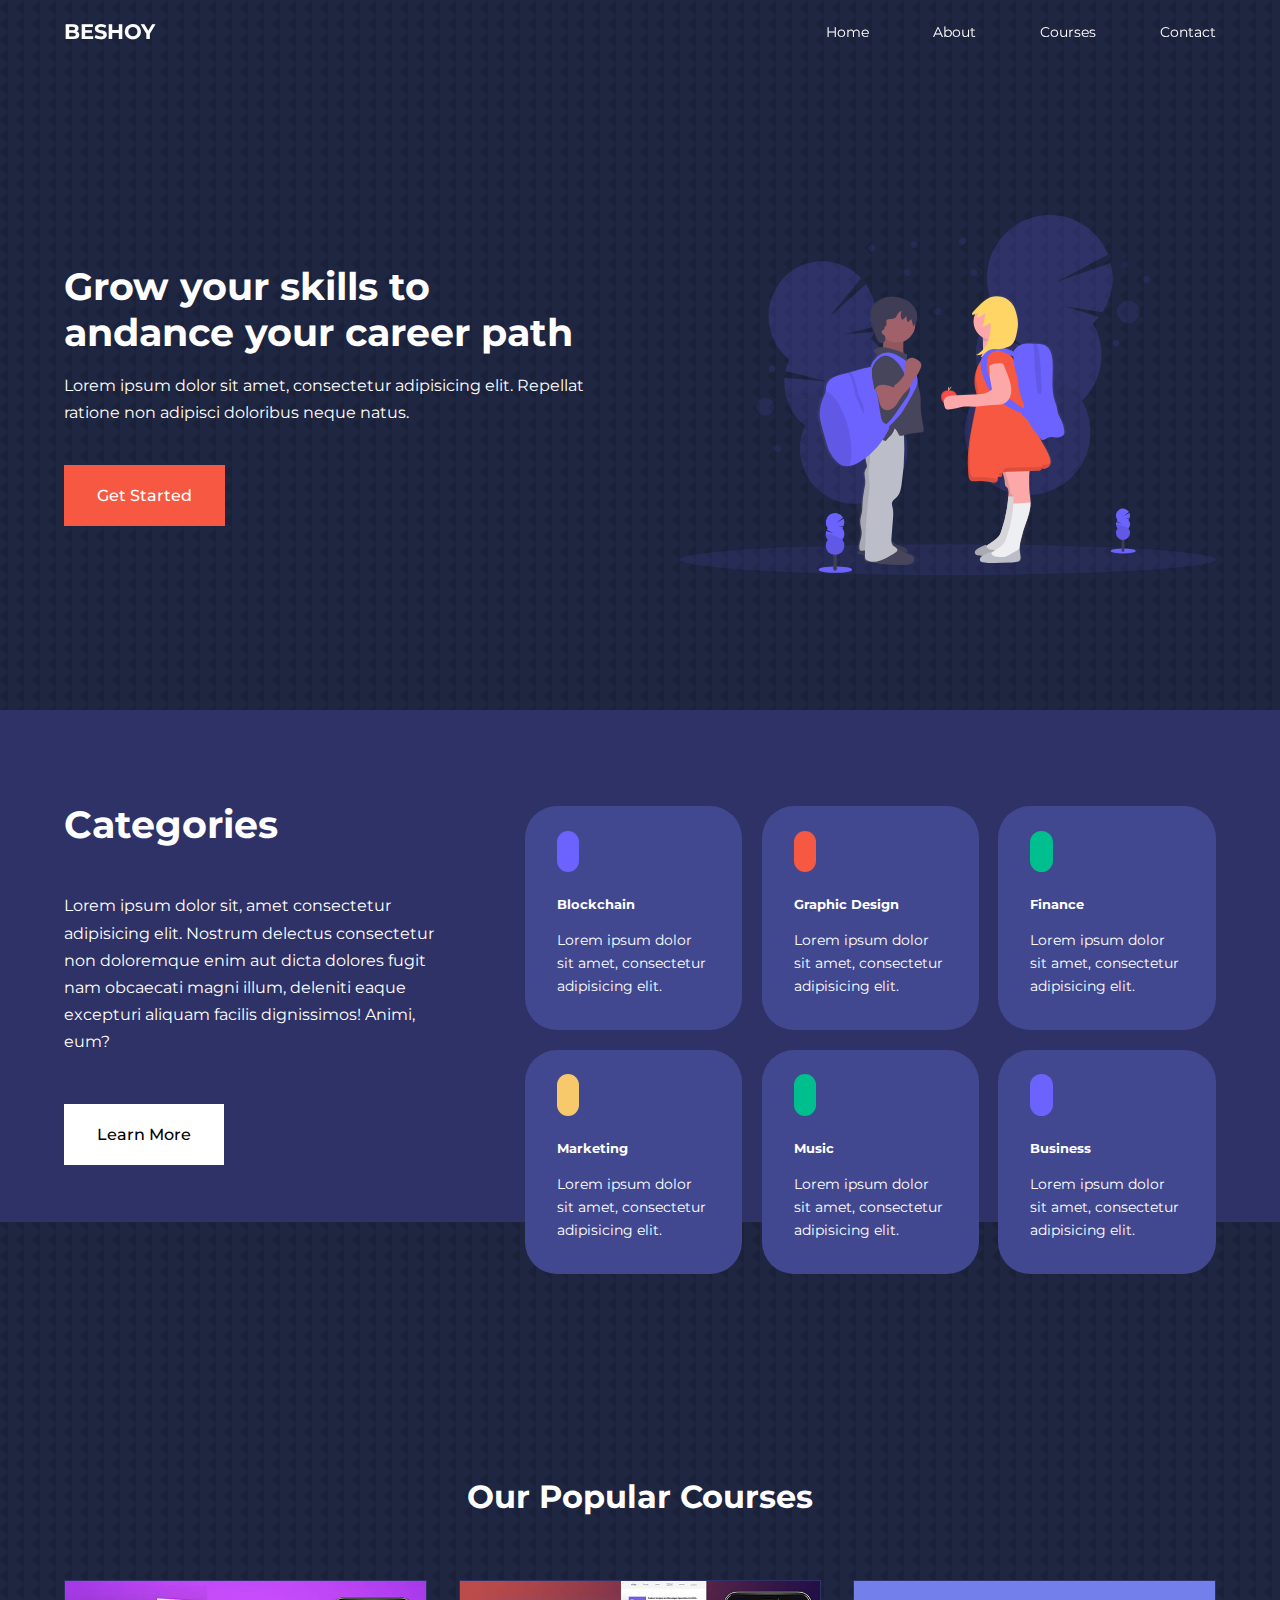
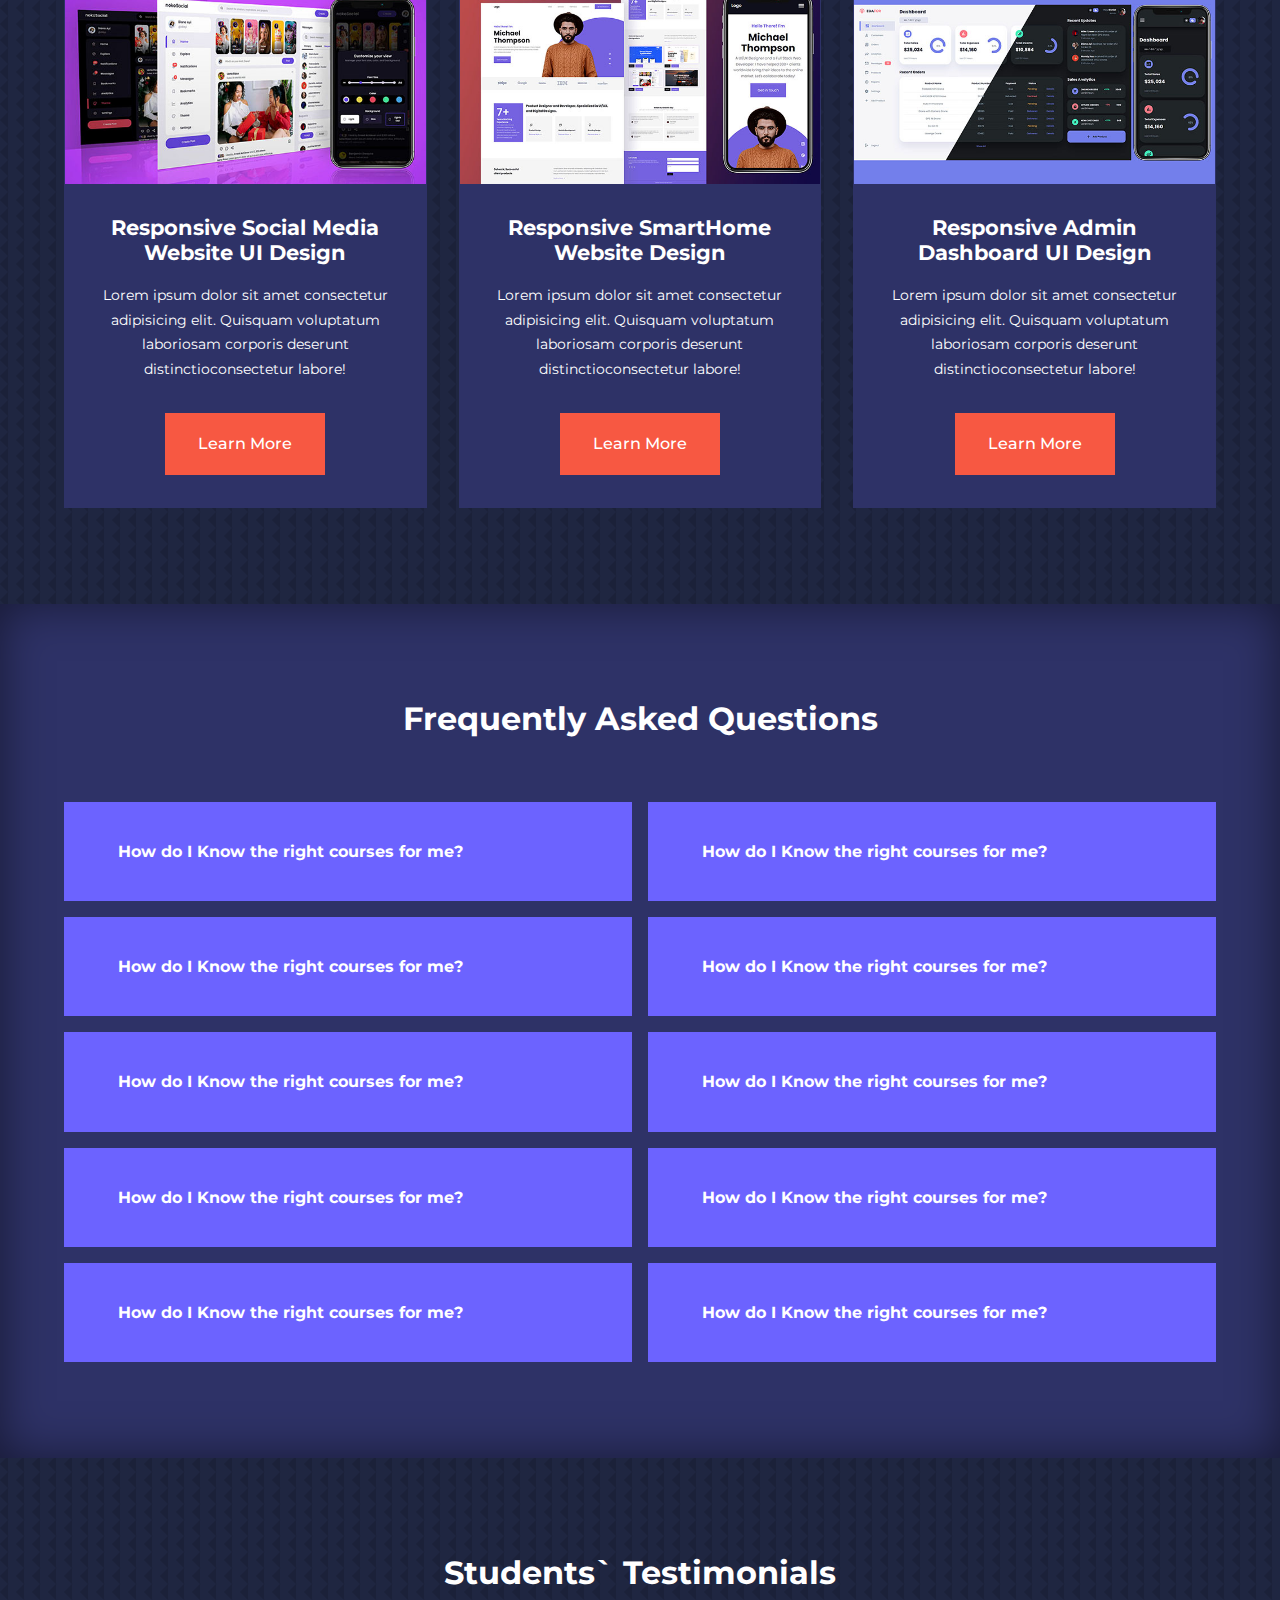
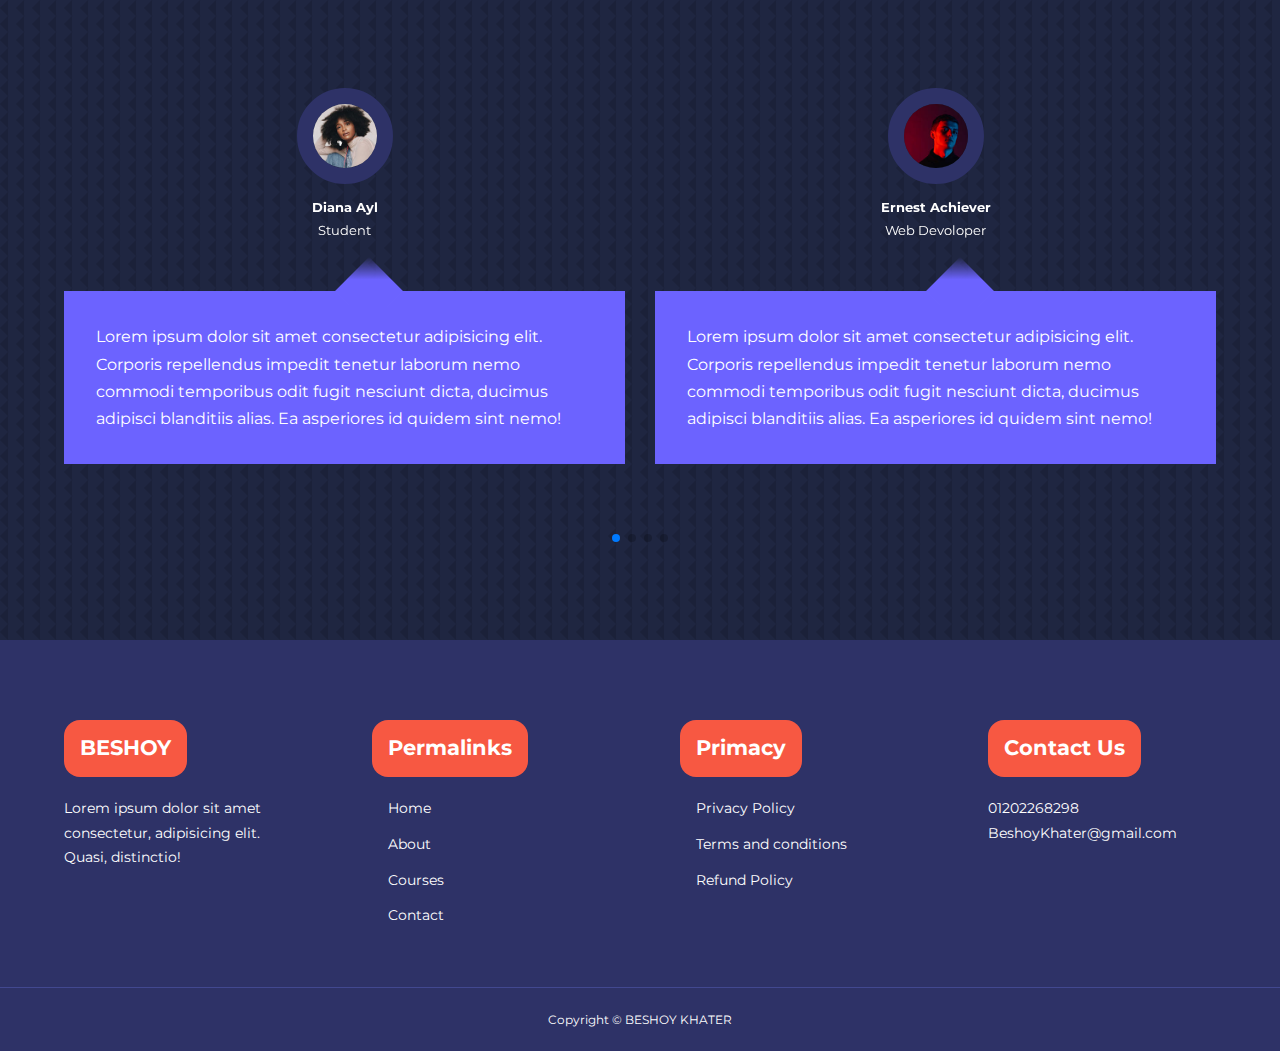
<file: index.html>
<!DOCTYPE html>
<html lang="en">
<head>
    <meta charset="UTF-8">
    <meta http-equiv="X-UA-Compatible" content="IE=edge">
    <meta name="viewport" content="width=device-width, initial-scale=1.0">
    <title>Document</title>
    <link rel="stylesheet" href="./css/style.css">
    <!-- fontawesome cdn -->
    <link rel="stylesheet" href="https://cdnjs.cloudflare.com/ajax/libs/font-awesome/6.2.1/css/all.min.css"integrity="sha512-MV7K8+y+gLIBoVD59lQIYicR65iaqukzvf/nwasF0nqhPay5w/9lJmVM2hMDcnK1OnMGCdVK+iQrJ7lzPJQd1w=="crossorigin="anonymous" referrerpolicy="no-referrer" />
    <!-- font google -->
    <link rel="preconnect" href="https://fonts.googleapis.com">
    <link rel="preconnect" href="https://fonts.gstatic.com" crossorigin>
    <link href="https://fonts.googleapis.com/css2?family=Montserrat:wght@300;400;500;600;700;800;900&display=swap"rel="stylesheet">
    <!-- SWIPER JS -->
    <link rel="stylesheet" href="https://cdn.jsdelivr.net/npm/swiper@8/swiper-bundle.min.css" />

    <style>
        body{
            background-image: url("./images/bg-texture.png");
        }
    </style>
</head>
<body>
    <!-- ========================== Start NavBar ======================= -->
    <span class="up">^</span>
    <nav>
        <div class="container nav__container">
            <a href="index.html"><h4>BESHOY</h4></a>
            <ul class="nav__menu">
                <li><a href="index.html">Home</a></li>
                <li><a href="about.html">About</a></li>
                <li><a href="courses.html">Courses</a></li>
                <li><a href="contact.html">Contact</a></li>
            </ul>
            <button id="open-menu-btn"><i class="fa-solid fa-bars"></i></button>
            <button id="close-menu-btn"><i class="fa-sharp fa-solid fa-xmark"></i></button>
        </div>
    </nav>
    <!-- ========================== End NavBar ======================= -->
    <header>
        <div class="container header__container">
            <div class="header__left">
                <h1>Grow your skills to andance your career path</h1>
                <p>Lorem ipsum dolor sit amet, consectetur adipisicing elit. Repellat ratione non adipisci doloribus neque natus.</p>
                <a href="courses.html" class="btn btn-primary">Get Started</a>
            </div>
            <div class="header__right">
                <div class="header__right-image">
                    <img src="./images/header.svg" alt="">
                </div>
            </div>
        </div>
    </header>
        <!-- ========================== End HEADER ======================= -->
    <section class="categories">
        <div class="container categories__container">
            <div class="categories__left">
                <h1>Categories</h1>
                <p>Lorem ipsum dolor sit, amet consectetur adipisicing elit. Nostrum delectus consectetur non doloremque enim aut dicta dolores fugit nam obcaecati magni illum, deleniti eaque excepturi aliquam facilis dignissimos! Animi, eum?</p>
                <a href="#"class="btn">Learn More</a>
            </div>

            <div class="categories__right">
                <article class="category">
                    <span class="category__icon"><i class="fa-brands fa-bitcoin"></i></span>
                    <h5>Blockchain</h5>
                    <p>Lorem ipsum dolor sit amet, consectetur adipisicing elit.</p>
                </article>

                <article class="category">
                    <span class="category__icon"><i class="fa-solid fa-palette"></i></span>
                    <h5>Graphic Design</h5>
                    <p>Lorem ipsum dolor sit amet, consectetur adipisicing elit.</p>
                </article>

                <article class="category">
                    <span class="category__icon"><i class="fa-solid fa-coins"></i></span>
                    <h5>Finance</h5>
                    <p>Lorem ipsum dolor sit amet, consectetur adipisicing elit.</p>
                </article>

                <article class="category">
                    <span class="category__icon"><i class="fa-solid fa-bullhorn"></i></span>
                    <h5>Marketing</h5>
                    <p>Lorem ipsum dolor sit amet, consectetur adipisicing elit.</p>
                </article>

                <article class="category">
                    <span class="category__icon"><i class="fa-solid fa-music"></i></span>
                    <h5>Music</h5>
                    <p>Lorem ipsum dolor sit amet, consectetur adipisicing elit.</p>
                </article>

                <article class="category">
                    <span class="category__icon"><i class="fa-solid fa-briefcase"></i></span>
                    <h5>Business</h5>
                    <p>Lorem ipsum dolor sit amet, consectetur adipisicing elit.</p>
                </article>
            </div>
        </div>
    </section>
        <!-- ========================== End Categories ======================= -->
    <section class="courses">
        <h2>Our Popular Courses</h2>
        <div class="container courses__container">
            <article class="course">
                <div class="course__image">
                    <img src="./images/course1.jpg" alt="">
                </div>
                <div class="course__info">
                    <h4>Responsive Social Media Website UI Design</h4>
                    <p>Lorem ipsum dolor sit amet consectetur adipisicing elit. Quisquam voluptatum laboriosam corporis deserunt distinctioconsectetur labore!</p>
                    <a href="courses.html" class="btn btn-primary">Learn More</a>
                </div>
            </article>

            <article class="course">
                <div class="course__image">
                    <img src="./images/course2.jpg" alt="">
                </div>
                <div class="course__info">
                    <h4>Responsive SmartHome Website Design</h4>
                    <p>Lorem ipsum dolor sit amet consectetur adipisicing elit. Quisquam voluptatum laboriosam corporis deserunt distinctioconsectetur labore!</p>
                    <a href="courses.html" class="btn btn-primary">Learn More</a>
                </div>
            </article>

            <article class="course">
                <div class="course__image">
                    <img src="./images/course3.jpg" alt="">
                </div>
                <div class="course__info">
                    <h4>Responsive Admin Dashboard UI Design</h4>
                    <p>Lorem ipsum dolor sit amet consectetur adipisicing elit. Quisquam voluptatum laboriosam corporis deserunt distinctioconsectetur labore!</p>
                    <a href="courses.html" class="btn btn-primary">Learn More</a>
                </div>
            </article>
        </div>
    </section>
        <!-- ========================== End Courses ======================= -->
    <section class="faqs">
        <h2>Frequently Asked Questions</h2>
        <div class="container faqs__container">
            <article class="faq">
                <div class="faq__icon"><i class="fa-solid fa-plus"></i></div>
                <div class="question__answer">
                    <h4>How do I Know the right courses for me?</h4>
                    <p>Lorem ipsum dolor sit amet consectetur adipisicing elit. Possimus, fuga. Eos magni repellat porro minus illo aliquid minima eius, cum numquam nemo voluptatem quae, officia cupiditate iusto! Repudiandae, temporibus necessitatibus!</p>
                </div>
            </article>

            <article class="faq">
                <div class="faq__icon"><i class="fa-solid fa-plus"></i></div>
                <div class="question__answer">
                    <h4>How do I Know the right courses for me?</h4>
                    <p>Lorem ipsum dolor sit amet consectetur adipisicing elit. Possimus, fuga. Eos magni repellat porro minus illo aliquid minima eius, cum numquam nemo voluptatem quae, officia cupiditate iusto! Repudiandae, temporibus necessitatibus!</p>
                </div>
            </article>

            <article class="faq">
                <div class="faq__icon"><i class="fa-solid fa-plus"></i></div>
                <div class="question__answer">
                    <h4>How do I Know the right courses for me?</h4>
                    <p>Lorem ipsum dolor sit amet consectetur adipisicing elit. Possimus, fuga. Eos magni repellat porro minus illo aliquid minima eius, cum numquam nemo voluptatem quae, officia cupiditate iusto! Repudiandae, temporibus necessitatibus!</p>
                </div>
            </article>

            <article class="faq">
                <div class="faq__icon"><i class="fa-solid fa-plus"></i></div>
                <div class="question__answer">
                    <h4>How do I Know the right courses for me?</h4>
                    <p>Lorem ipsum dolor sit amet consectetur adipisicing elit. Possimus, fuga. Eos magni repellat porro minus illo aliquid minima eius, cum numquam nemo voluptatem quae, officia cupiditate iusto! Repudiandae, temporibus necessitatibus!</p>
                </div>
            </article>

            <article class="faq">
                <div class="faq__icon"><i class="fa-solid fa-plus"></i></div>
                <div class="question__answer">
                    <h4>How do I Know the right courses for me?</h4>
                    <p>Lorem ipsum dolor sit amet consectetur adipisicing elit. Possimus, fuga. Eos magni repellat porro minus illo aliquid minima eius, cum numquam nemo voluptatem quae, officia cupiditate iusto! Repudiandae, temporibus necessitatibus!</p>
                </div>
            </article>

            <article class="faq">
                <div class="faq__icon"><i class="fa-solid fa-plus"></i></div>
                <div class="question__answer">
                    <h4>How do I Know the right courses for me?</h4>
                    <p>Lorem ipsum dolor sit amet consectetur adipisicing elit. Possimus, fuga. Eos magni repellat porro minus illo aliquid minima eius, cum numquam nemo voluptatem quae, officia cupiditate iusto! Repudiandae, temporibus necessitatibus!</p>
                </div>
            </article>

            <article class="faq">
                <div class="faq__icon"><i class="fa-solid fa-plus"></i></div>
                <div class="question__answer">
                    <h4>How do I Know the right courses for me?</h4>
                    <p>Lorem ipsum dolor sit amet consectetur adipisicing elit. Possimus, fuga. Eos magni repellat porro minus illo aliquid minima eius, cum numquam nemo voluptatem quae, officia cupiditate iusto! Repudiandae, temporibus necessitatibus!</p>
                </div>
            </article>

            <article class="faq">
                <div class="faq__icon"><i class="fa-solid fa-plus"></i></div>
                <div class="question__answer">
                    <h4>How do I Know the right courses for me?</h4>
                    <p>Lorem ipsum dolor sit amet consectetur adipisicing elit. Possimus, fuga. Eos magni repellat porro minus illo aliquid minima eius, cum numquam nemo voluptatem quae, officia cupiditate iusto! Repudiandae, temporibus necessitatibus!</p>
                </div>
            </article>

            <article class="faq">
                <div class="faq__icon"><i class="fa-solid fa-plus"></i></div>
                <div class="question__answer">
                    <h4>How do I Know the right courses for me?</h4>
                    <p>Lorem ipsum dolor sit amet consectetur adipisicing elit. Possimus, fuga. Eos magni repellat porro minus illo aliquid minima eius, cum numquam nemo voluptatem quae, officia cupiditate iusto! Repudiandae, temporibus necessitatibus!</p>
                </div>
            </article>

            <article class="faq">
                <div class="faq__icon"><i class="fa-solid fa-plus"></i></div>
                <div class="question__answer">
                    <h4>How do I Know the right courses for me?</h4>
                    <p>Lorem ipsum dolor sit amet consectetur adipisicing elit. Possimus, fuga. Eos magni repellat porro minus illo aliquid minima eius, cum numquam nemo voluptatem quae, officia cupiditate iusto! Repudiandae, temporibus necessitatibus!</p>
                </div>
            </article>
        </div>
    </section>
        <!-- ========================== End Faqs ======================= -->
    <section class="container testimonials__container mySwiper">
        <h2>Students` Testimonials</h2>
        <div class="swiper-wrapper">
            <article class="testimonial swiper-slide">
                <div class="avatar">
                    <img src="./images/avatar1.jpg" alt="">
                </div>
                <div class="testimonial__info">
                    <h5>Diana Ayl</h5>
                    <small>Student</small>
                </div>
                <div class="testimonial__body">
                    <p>Lorem ipsum dolor sit amet consectetur adipisicing elit. Corporis repellendus impedit tenetur laborum nemo commodi temporibus odit fugit nesciunt dicta, ducimus adipisci blanditiis alias. Ea asperiores id quidem sint nemo!</p>
                </div>
            </article>

            <article class="testimonial swiper-slide">
                <div class="avatar">
                    <img src="./images/avatar2.jpg" alt="">
                </div>
                <div class="testimonial__info">
                    <h5>Ernest Achiever</h5>
                    <small>Web Devoloper</small>
                </div>
                <div class="testimonial__body">
                    <p>Lorem ipsum dolor sit amet consectetur adipisicing elit. Corporis repellendus impedit tenetur laborum nemo commodi temporibus odit fugit nesciunt dicta, ducimus adipisci blanditiis alias. Ea asperiores id quidem sint nemo!</p>
                </div>
            </article>

            <article class="testimonial swiper-slide">
                <div class="avatar">
                    <img src="./images/avatar3.jpg" alt="">
                </div>
                <div class="testimonial__info">
                    <h5>Edem Quist</h5>
                    <small>Student</small>
                </div>
                <div class="testimonial__body">
                    <p>Lorem ipsum dolor sit amet consectetur adipisicing elit. Corporis repellendus impedit tenetur laborum nemo commodi temporibus odit fugit nesciunt dicta, ducimus adipisci blanditiis alias. Ea asperiores id quidem sint nemo!</p>
                </div>
            </article>

            <article class="testimonial swiper-slide">
                <div class="avatar">
                    <img src="./images/avatar4.jpg" alt="">
                </div>
                <div class="testimonial__info">
                    <h5>Hajia Bintu</h5>
                    <small>Student</small>
                </div>
                <div class="testimonial__body">
                    <p>Lorem ipsum dolor sit amet consectetur adipisicing elit. Corporis repellendus impedit tenetur laborum nemo commodi temporibus odit fugit nesciunt dicta, ducimus adipisci blanditiis alias. Ea asperiores id quidem sint nemo!</p>
                </div>
            </article>

            <article class="testimonial swiper-slide">
                <div class="avatar">
                    <img src="./images/avatar5.jpg" alt="">
                </div>
                <div class="testimonial__info">
                    <h5>Jana Doe</h5>
                    <small>Student</small>
                </div>
                <div class="testimonial__body">
                    <p>Lorem ipsum dolor sit amet consectetur adipisicing elit. Corporis repellendus impedit tenetur laborum nemo commodi temporibus odit fugit nesciunt dicta, ducimus adipisci blanditiis alias. Ea asperiores id quidem sint nemo!</p>
                </div>
            </article>
        </div>
        <div class="swiper-pagination"></div>
    </section>
    <!-- ========================== End Testimonials ======================= -->
    <footer class="footer">
        <div class="container footer__container">
            <div class="footer__1">
                <a href="index.html" class="footer__logo"><h4>BESHOY</h4></a>
                <p>Lorem ipsum dolor sit amet consectetur, adipisicing elit. Quasi, distinctio!</p>
            </div>

            <div class="footer__2">
                <h4>Permalinks</h4>
                <ul class="permalonks">
                    <li><a href="index.html">Home</a></li>
                    <li><a href="about.html">About</a></li>
                    <li><a href="courses.html">Courses</a></li>
                    <li><a href="contact.html">Contact</a></li>
                </ul>
            </div>

            <div class="footer__3">
                <h4>Primacy</h4>
                <ul class="privacy">
                    <li><a href="#">Privacy Policy</a></li>
                    <li><a href="#">Terms and conditions</a></li>
                    <li><a href="#">Refund Policy</a></li>
                </ul>
            </div>

            <div class="footer__4">
                <h4>Contact Us</h4>
                <div>
                    <p>01202268298</p>
                    <p>BeshoyKhater@gmail.com</p>
                </div>
                <ul class="footer__socials">
                    <li><a href="https://facebook.com"><i class="fa-brands fa-facebook-f"></i></a></li>
                    <li><a href="https://instagram.com"><i class="fa-brands fa-instagram"></i></a></li>
                    <li><a href="https://twitter.com"><i class="fa-brands fa-twitter"></i></a></li>
                    <li><a href="https://linkedin.com"><i class="fa-brands fa-linkedin"></i></a></li>
                </ul>
            </div>

        </div>
        <div class="footer__copyright">
            <small>Copyright &copy; BESHOY KHATER</small>
        </div>
    </footer>
    <!-- ========================== End footer ======================= -->









    <script src="https://cdn.jsdelivr.net/npm/swiper@8/swiper-bundle.min.js"></script>
    <script src="main.js"></script>
    <!-- Initialize Swiper -->
    <script>
        var swiper = new Swiper(".mySwiper", {
            slidesPerView: "1",
            spaceBetween: 30,
            pagination: {
                el: ".swiper-pagination",
                clickable: true,
            },
            // when window width is =>600px
            breakpoints: {
                700: {
                    slidesPerView: "2"
                }
            }
        });
    </script>
</body>
</html>
</file>
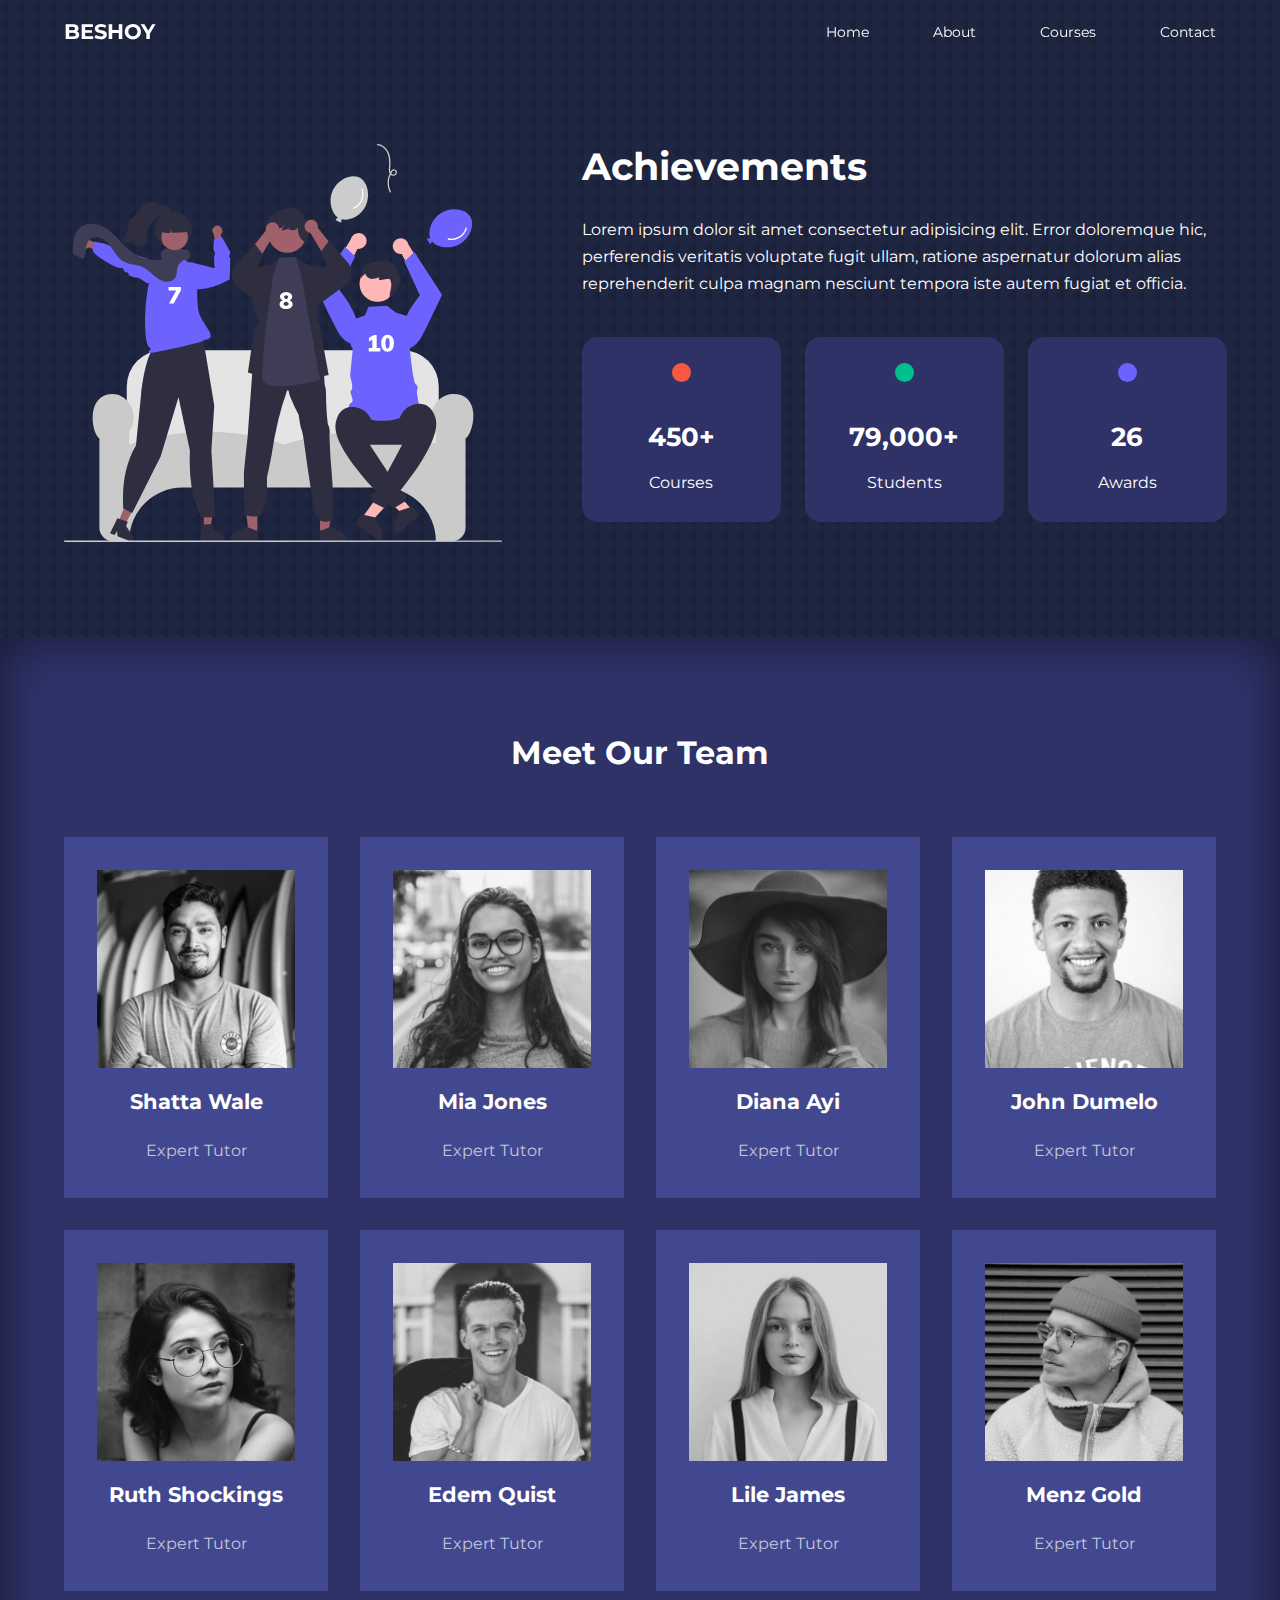
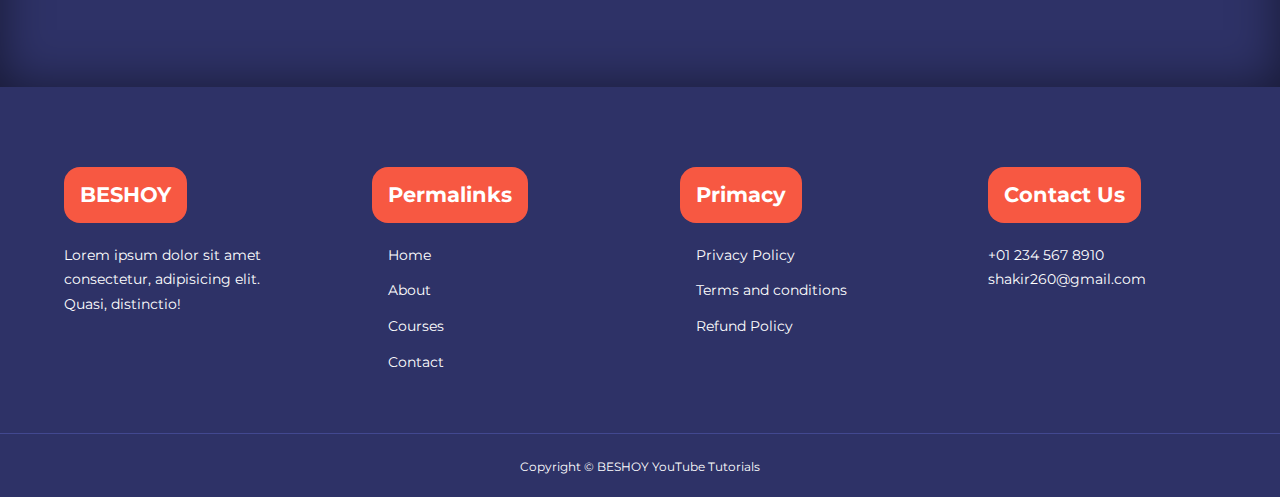
<file: about.html>
<!DOCTYPE html>
<html lang="en">

<head>
    <meta charset="UTF-8">
    <meta http-equiv="X-UA-Compatible" content="IE=edge">
    <meta name="viewport" content="width=device-width, initial-scale=1.0">
    <title>Document</title>
    <link rel="stylesheet" href="./css/style.css">
    <link rel="stylesheet" href="./css/about.css">
    <!-- fontawesome cdn -->
    <link rel="stylesheet" href="https://cdnjs.cloudflare.com/ajax/libs/font-awesome/6.2.1/css/all.min.css"
        integrity="sha512-MV7K8+y+gLIBoVD59lQIYicR65iaqukzvf/nwasF0nqhPay5w/9lJmVM2hMDcnK1OnMGCdVK+iQrJ7lzPJQd1w=="
        crossorigin="anonymous" referrerpolicy="no-referrer" />
    <!-- font google -->
    <link rel="preconnect" href="https://fonts.googleapis.com">
    <link rel="preconnect" href="https://fonts.gstatic.com" crossorigin>
    <link href="https://fonts.googleapis.com/css2?family=Montserrat:wght@300;400;500;600;700;800;900&display=swap"
        rel="stylesheet">
    
        <style>
            body {
                background-image: url("./images/bg-texture.png");
            }
        </style>
</head>

<body>
    <!-- ========================== Start NavBar ======================= -->
    <span class="up">^</span>
    <nav>
        <div class="container nav__container">
            <a href="index.html">
                <h4>BESHOY</h4>
            </a>
            <ul class="nav__menu">
                <li><a href="index.html">Home</a></li>
                <li><a href="about.html">About</a></li>
                <li><a href="courses.html">Courses</a></li>
                <li><a href="contact.html">Contact</a></li>
            </ul>
            <button id="open-menu-btn"><i class="fa-solid fa-bars"></i></button>
            <button id="close-menu-btn"><i class="fa-sharp fa-solid fa-xmark"></i></button>
        </div>
    </nav>
<!-- ========================== End NavBar ======================= -->
<section class="about__achievements">
    <div class="container about__achievements-container">
        <div class="about__achievements-left">
            <img src="./images/about achievements.svg" alt="">
        </div>
        <div class="about__achievements-rights">
            <h1>Achievements</h1>
            <p>Lorem ipsum dolor sit amet consectetur adipisicing elit. Error doloremque hic, perferendis veritatis voluptate fugit ullam, ratione aspernatur dolorum alias reprehenderit culpa magnam nesciunt tempora iste autem fugiat et officia.</p>
            <div class="achievements__cards">
                <article class="achievement__card">
                    <span class="achievement__icon"><i class="fa-solid fa-video"></i></span>
                    <h3>450+</h3>
                    <p>Courses</p>
                </article>

                <article class="achievement__card">
                    <span class="achievement__icon"><i class="fa-solid fa-children"></i></span>
                    <h3>79,000+</h3>
                    <p>Students</p>
                </article>

                <article class="achievement__card">
                    <span class="achievement__icon"><i class="fa-solid fa-award"></i></span>
                    <h3>26</h3>
                    <p>Awards</p>
                </article>
            </div>
        </div>
    </div>
</section>
<!-- ========================== End Achievements ======================= -->
<section class="team">
    <h2>Meet Our Team</h2>
    <div class="container team__container">
        <article class="team__member">
            <div class="team__member-image">
                <img src="./images/tm1.jpg" alt="">
            </div>
            <div class="team__member-info">
                <h4>Shatta Wale</h4>
                <p>Expert Tutor</p>
            </div>
            <div class="team__member-socials">
                <a href="https://instagram.com" target="_blank"><i class="fa-brands fa-instagram"></i></a>
                <a href="https://twitter.com" target="_blank"><i class="fa-brands fa-twitter"></i></a>
                <a href="https://linkedin.com" target="_blank"><i class="fa-brands fa-linkedin-in"></i></a>
            </div>
        </article>

        <article class="team__member">
            <div class="team__member-image">
                <img src="./images/tm2.jpg" alt="">
            </div>
            <div class="team__member-info">
                <h4>Mia Jones</h4>
                <p>Expert Tutor</p>
            </div>
            <div class="team__member-socials">
                <a href="https://instagram.com" target="_blank"><i class="fa-brands fa-instagram"></i></a>
                <a href="https://twitter.com" target="_blank"><i class="fa-brands fa-twitter"></i></a>
                <a href="https://linkedin.com" target="_blank"><i class="fa-brands fa-linkedin-in"></i></a>
            </div>
        </article>

        <article class="team__member">
            <div class="team__member-image">
                <img src="./images/tm3.jpg" alt="">
            </div>
            <div class="team__member-info">
                <h4>Diana Ayi</h4>
                <p>Expert Tutor</p>
            </div>
            <div class="team__member-socials">
                <a href="https://instagram.com" target="_blank"><i class="fa-brands fa-instagram"></i></a>
                <a href="https://twitter.com" target="_blank"><i class="fa-brands fa-twitter"></i></a>
                <a href="https://linkedin.com" target="_blank"><i class="fa-brands fa-linkedin-in"></i></a>
            </div>
        </article>

        <article class="team__member">
            <div class="team__member-image">
                <img src="./images/tm4.jpg" alt="">
            </div>
            <div class="team__member-info">
                <h4>John Dumelo</h4>
                <p>Expert Tutor</p>
            </div>
            <div class="team__member-socials">
                <a href="https://instagram.com" target="_blank"><i class="fa-brands fa-instagram"></i></a>
                <a href="https://twitter.com" target="_blank"><i class="fa-brands fa-twitter"></i></a>
                <a href="https://linkedin.com" target="_blank"><i class="fa-brands fa-linkedin-in"></i></a>
            </div>
        </article>

        <article class="team__member">
            <div class="team__member-image">
                <img src="./images/tm5.jpg" alt="">
            </div>
            <div class="team__member-info">
                <h4>Ruth Shockings</h4>
                <p>Expert Tutor</p>
            </div>
            <div class="team__member-socials">
                <a href="https://instagram.com" target="_blank"><i class="fa-brands fa-instagram"></i></a>
                <a href="https://twitter.com" target="_blank"><i class="fa-brands fa-twitter"></i></a>
                <a href="https://linkedin.com" target="_blank"><i class="fa-brands fa-linkedin-in"></i></a>
            </div>
        </article>

        <article class="team__member">
            <div class="team__member-image">
                <img src="./images/tm6.jpg" alt="">
            </div>
            <div class="team__member-info">
                <h4>Edem Quist</h4>
                <p>Expert Tutor</p>
            </div>
            <div class="team__member-socials">
                <a href="https://instagram.com" target="_blank"><i class="fa-brands fa-instagram"></i></a>
                <a href="https://twitter.com" target="_blank"><i class="fa-brands fa-twitter"></i></a>
                <a href="https://linkedin.com" target="_blank"><i class="fa-brands fa-linkedin-in"></i></a>
            </div>
        </article>

        <article class="team__member">
            <div class="team__member-image">
                <img src="./images/tm7.jpg" alt="">
            </div>
            <div class="team__member-info">
                <h4>Lile James</h4>
                <p>Expert Tutor</p>
            </div>
            <div class="team__member-socials">
                <a href="https://instagram.com" target="_blank"><i class="fa-brands fa-instagram"></i></a>
                <a href="https://twitter.com" target="_blank"><i class="fa-brands fa-twitter"></i></a>
                <a href="https://linkedin.com" target="_blank"><i class="fa-brands fa-linkedin-in"></i></a>
            </div>
        </article>

        <article class="team__member">
            <div class="team__member-image">
                <img src="./images/tm8.jpg" alt="">
            </div>
            <div class="team__member-info">
                <h4>Menz Gold</h4>
                <p>Expert Tutor</p>
            </div>
            <div class="team__member-socials">
                <a href="https://instagram.com" target="_blank"><i class="fa-brands fa-instagram"></i></a>
                <a href="https://twitter.com" target="_blank"><i class="fa-brands fa-twitter"></i></a>
                <a href="https://linkedin.com" target="_blank"><i class="fa-brands fa-linkedin-in"></i></a>
            </div>
        </article>
    </div>
</section>
<!-- ========================== End Team ======================= -->
    <footer class="footer">
        <div class="container footer__container">
            <div class="footer__1">
                <a href="index.html" class="footer__logo">
                    <h4>BESHOY</h4>
                </a>
                <p>Lorem ipsum dolor sit amet consectetur, adipisicing elit. Quasi, distinctio!</p>
            </div>
    
            <div class="footer__2">
                <h4>Permalinks</h4>
                <ul class="permalonks">
                    <li><a href="index.html">Home</a></li>
                    <li><a href="about.html">About</a></li>
                    <li><a href="courses.html">Courses</a></li>
                    <li><a href="contact.html">Contact</a></li>
                </ul>
            </div>
    
            <div class="footer__3">
                <h4>Primacy</h4>
                <ul class="privacy">
                    <li><a href="#">Privacy Policy</a></li>
                    <li><a href="#">Terms and conditions</a></li>
                    <li><a href="#">Refund Policy</a></li>
                </ul>
            </div>
    
            <div class="footer__4">
                <h4>Contact Us</h4>
                <div>
                    <p>+01 234 567 8910</p>
                    <p>shakir260@gmail.com</p>
                </div>
                <ul class="footer__socials">
                    <li><a href="#"><i class="fa-brands fa-facebook-f"></i></a></li>
                    <li><a href="#"><i class="fa-brands fa-instagram"></i></a></li>
                    <li><a href="#"><i class="fa-brands fa-twitter"></i></a></li>
                    <li><a href="#"><i class="fa-brands fa-linkedin"></i></a></li>
                </ul>
            </div>
    
        </div>
        <div class="footer__copyright">
            <small>Copyright &copy; BESHOY YouTube Tutorials</small>
        </div>
    </footer>
    <!-- ========================== End footer ======================= -->
    <script src="main.js"></script>
    </body>
    
    </html>
</file>
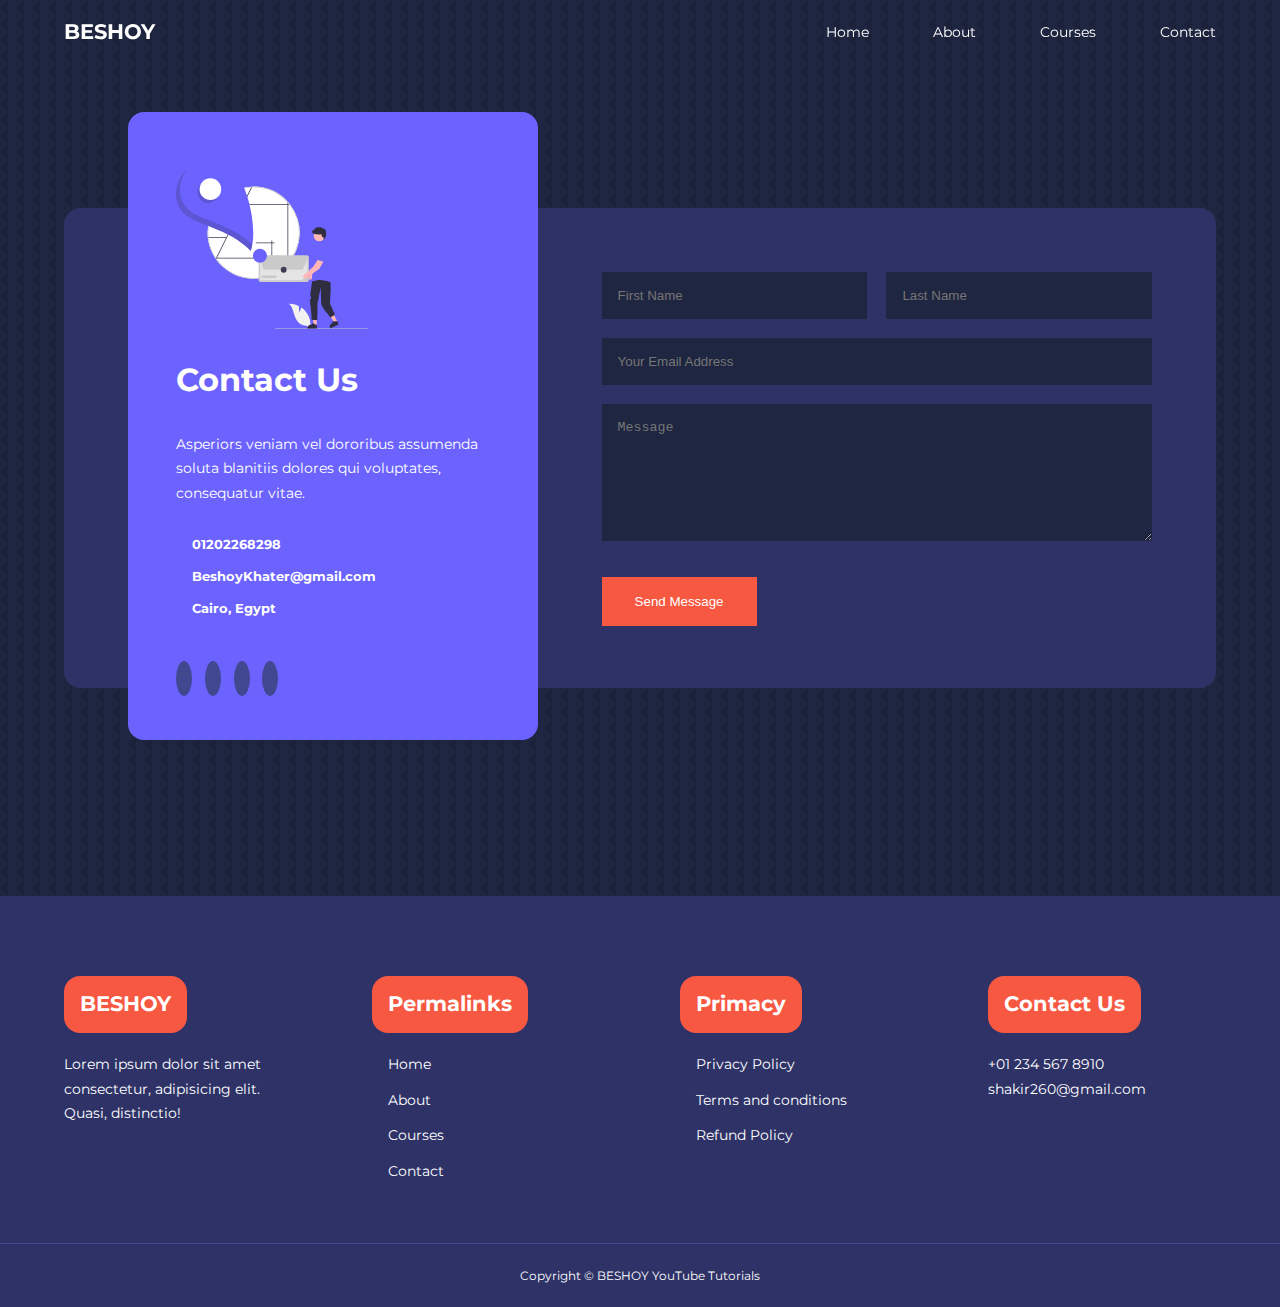
<file: contact.html>
<!DOCTYPE html>
<html lang="en">

<head>
    <meta charset="UTF-8">
    <meta http-equiv="X-UA-Compatible" content="IE=edge">
    <meta name="viewport" content="width=device-width, initial-scale=1.0">
    <title>Document</title>
    <link rel="stylesheet" href="./css/style.css">
    <link rel="stylesheet" href="./css/contact.css">
    <!-- fontawesome cdn -->
    <link rel="stylesheet" href="https://cdnjs.cloudflare.com/ajax/libs/font-awesome/6.2.1/css/all.min.css"
        integrity="sha512-MV7K8+y+gLIBoVD59lQIYicR65iaqukzvf/nwasF0nqhPay5w/9lJmVM2hMDcnK1OnMGCdVK+iQrJ7lzPJQd1w=="
        crossorigin="anonymous" referrerpolicy="no-referrer" />
    <!-- font google -->
    <link rel="preconnect" href="https://fonts.googleapis.com">
    <link rel="preconnect" href="https://fonts.gstatic.com" crossorigin>
    <link href="https://fonts.googleapis.com/css2?family=Montserrat:wght@300;400;500;600;700;800;900&display=swap"
        rel="stylesheet">

        <style>
            body {
                background-image: url("./images/bg-texture.png");
            }
        </style>
</head>


<body>
    <!-- ========================== Start NavBar ======================= -->
    <span class="up">^</span>
    <nav>
        <div class="container nav__container">
            <a href="index.html">
                <h4>BESHOY</h4>
            </a>
            <ul class="nav__menu">
                <li><a href="index.html">Home</a></li>
                <li><a href="about.html">About</a></li>
                <li><a href="courses.html">Courses</a></li>
                <li><a href="contact.html">Contact</a></li>
            </ul>
            <button id="open-menu-btn"><i class="fa-solid fa-bars"></i></button>
            <button id="close-menu-btn"><i class="fa-sharp fa-solid fa-xmark"></i></button>
        </div>
    </nav>
    <!-- ========================== End NavBar ======================= -->
    <section class="contact">
        <div class="container contact__container">
            <aside class="contact__aside">
                <div class="aside__image">
                    <img src="./images/contact.svg" alt="">
                </div>
                <h2>Contact Us</h2>
                <p>Asperiors veniam vel dororibus assumenda soluta blanitiis dolores qui voluptates, consequatur vitae.</p>
                <ul class="contact__details">
                    <li>
                        <i class="fa-solid fa-phone-volume"></i>
                        <h5>01202268298</h5>
                    </li>
                    <li>
                        <i class="fa-solid fa-envelope"></i>
                        <h5>BeshoyKhater@gmail.com</h5>
                    </li>
                    <li>
                        <i class="fa-solid fa-location-dot"></i>
                        <h5>Cairo, Egypt</h5>
                    </li>
                </ul>
                <ul class="contact__socials">
                    <li><a href="https://facebook.com"><i class="fa-brands fa-facebook-f"></i></a></li>
                    <li><a href="https://instagram.com"><i class="fa-brands fa-instagram"></i></a></li>
                    <li><a href="https://twitter.com"><i class="fa-brands fa-twitter"></i></a></li>
                    <li><a href="https://linkedin.com"><i class="fa-brands fa-linkedin"></i></a></li>
                </ul>
            </aside>

            <form action="https://formspree.io/f/mzbwnpbv"  method="POST" class="contact__form" >
                <div class="form__name">
                    <input type="text" name="First Name" placeholder="First Name" required>
                    <input type="text" name="Last Name" placeholder="Last Name" required>
                </div>
                <input type="email" name="Email Address" placeholder="Your Email Address" required>
                <textarea name="Message"  rows="7" placeholder="Message" required></textarea>
                <button type="submit" class="btn btn-primary">Send Message</button>
            </form>
        </div>
    </section>











<footer class="footer">
    <div class="container footer__container">
        <div class="footer__1">
            <a href="index.html" class="footer__logo">
                <h4>BESHOY</h4>
            </a>
            <p>Lorem ipsum dolor sit amet consectetur, adipisicing elit. Quasi, distinctio!</p>
        </div>

        <div class="footer__2">
            <h4>Permalinks</h4>
            <ul class="permalonks">
                <li><a href="index.html">Home</a></li>
                <li><a href="about.html">About</a></li>
                <li><a href="courses.html">Courses</a></li>
                <li><a href="contact.html">Contact</a></li>
            </ul>
        </div>

        <div class="footer__3">
            <h4>Primacy</h4>
            <ul class="privacy">
                <li><a href="#">Privacy Policy</a></li>
                <li><a href="#">Terms and conditions</a></li>
                <li><a href="#">Refund Policy</a></li>
            </ul>
        </div>

        <div class="footer__4">
            <h4>Contact Us</h4>
            <div>
                <p>+01 234 567 8910</p>
                <p>shakir260@gmail.com</p>
            </div>
            <ul class="footer__socials">
                <li><a href="#"><i class="fa-brands fa-facebook-f"></i></a></li>
                <li><a href="#"><i class="fa-brands fa-instagram"></i></a></li>
                <li><a href="#"><i class="fa-brands fa-twitter"></i></a></li>
                <li><a href="#"><i class="fa-brands fa-linkedin"></i></a></li>
            </ul>
        </div>

    </div>
    <div class="footer__copyright">
        <small>Copyright &copy; BESHOY YouTube Tutorials</small>
    </div>
</footer>
<!-- ========================== End footer ======================= -->
<script src="main.js"></script>
</body>
</html>
</file>
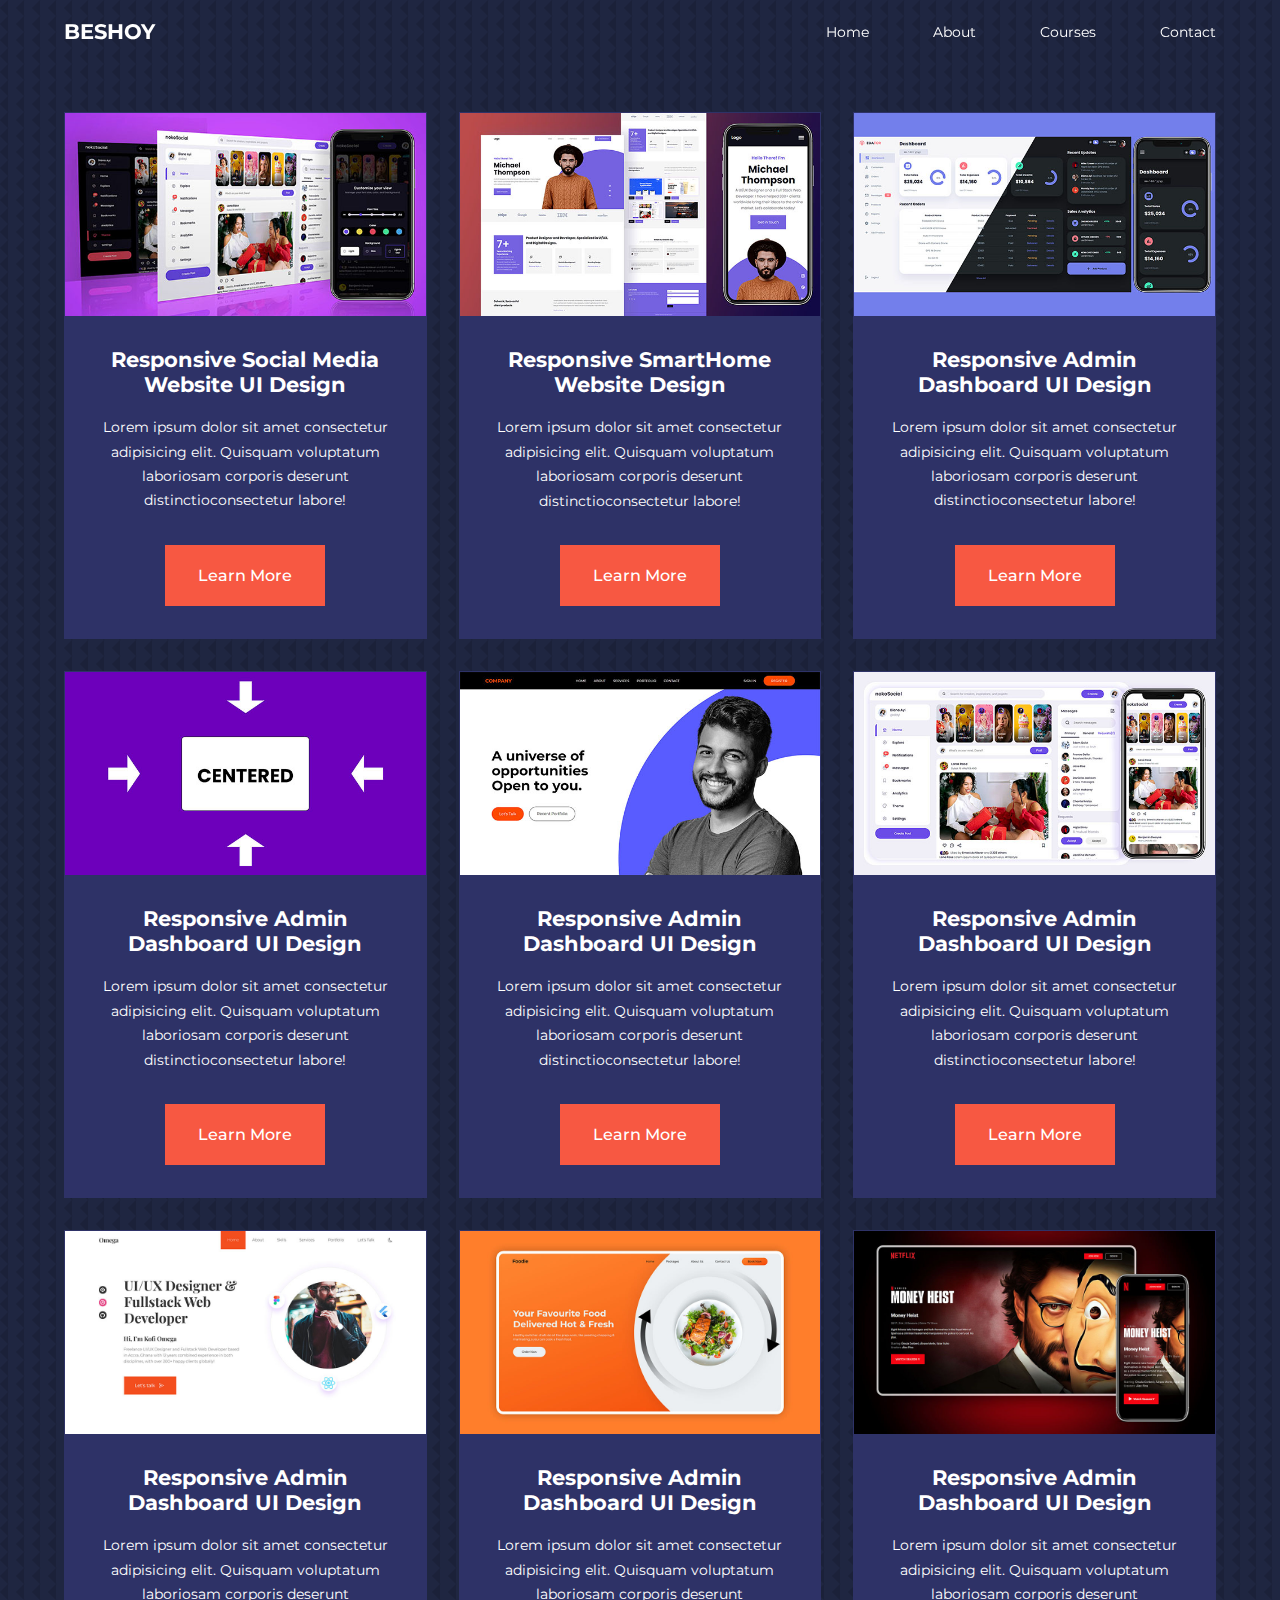
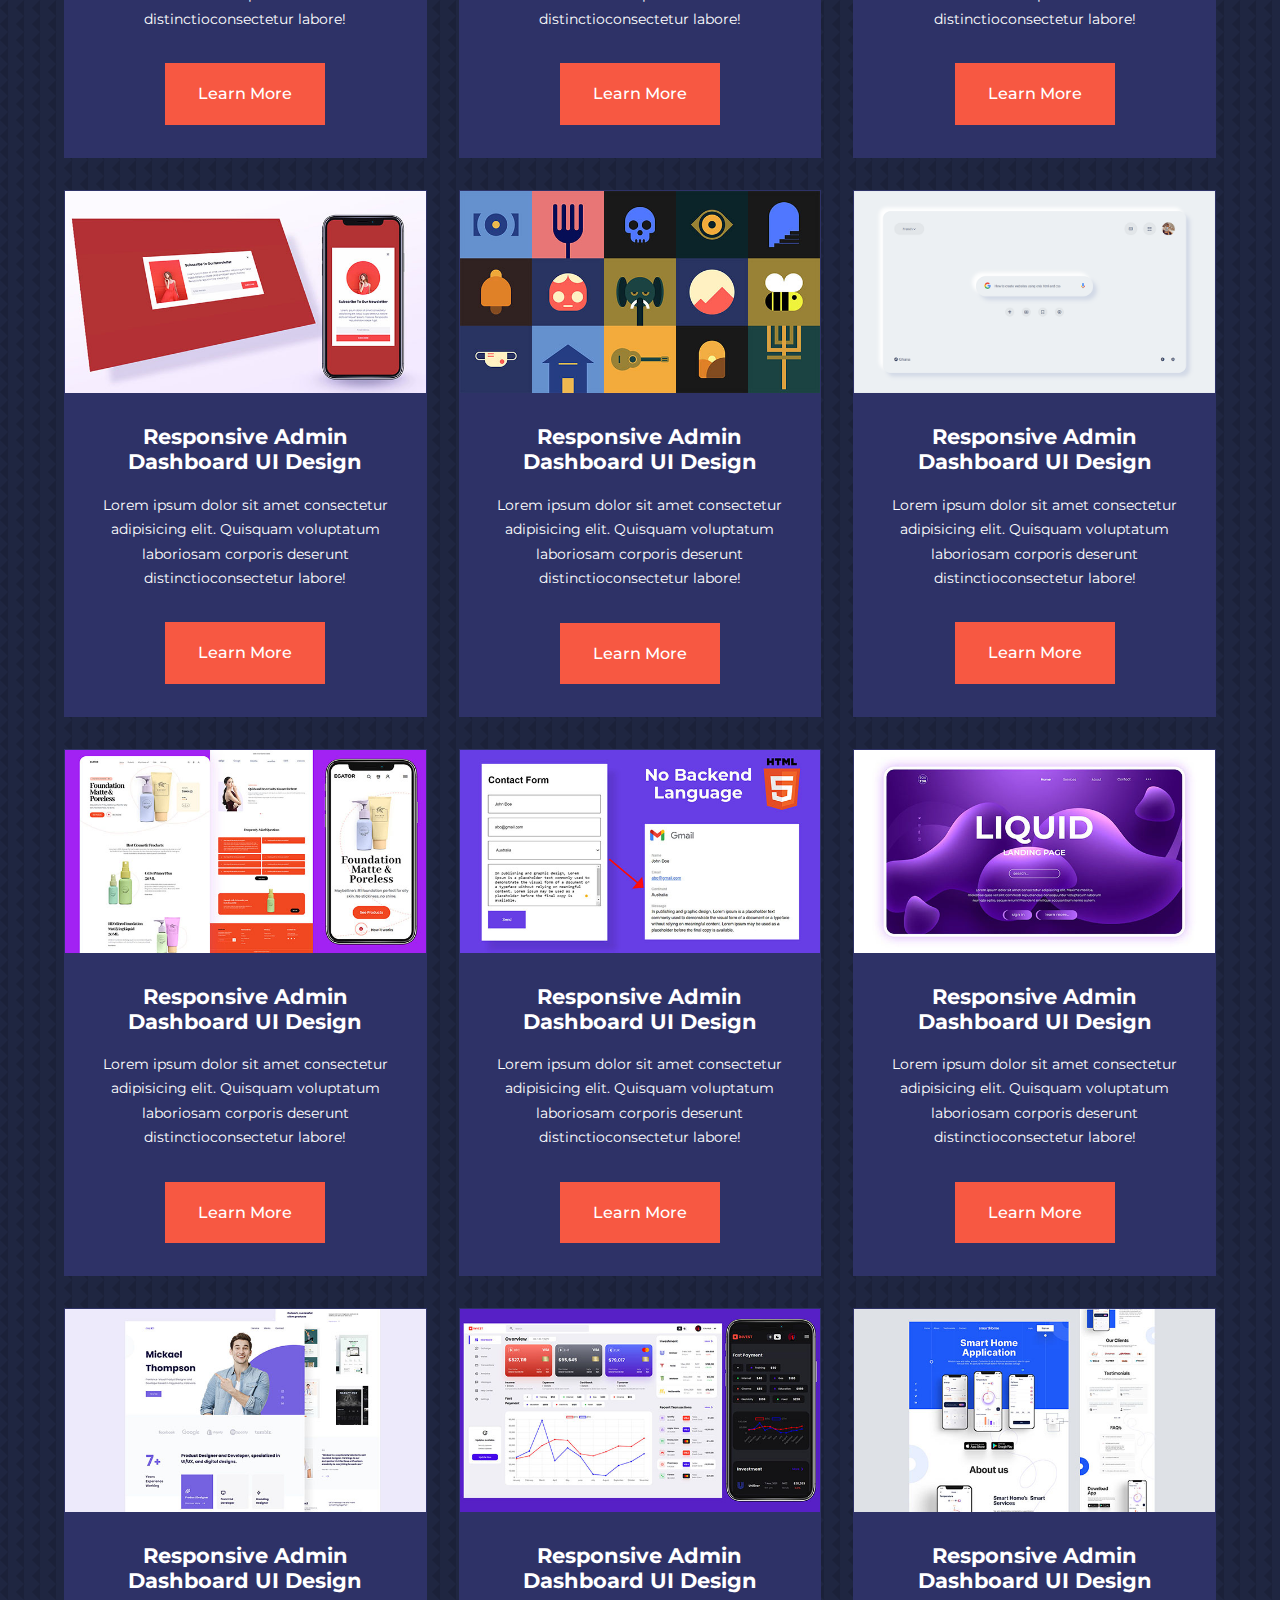
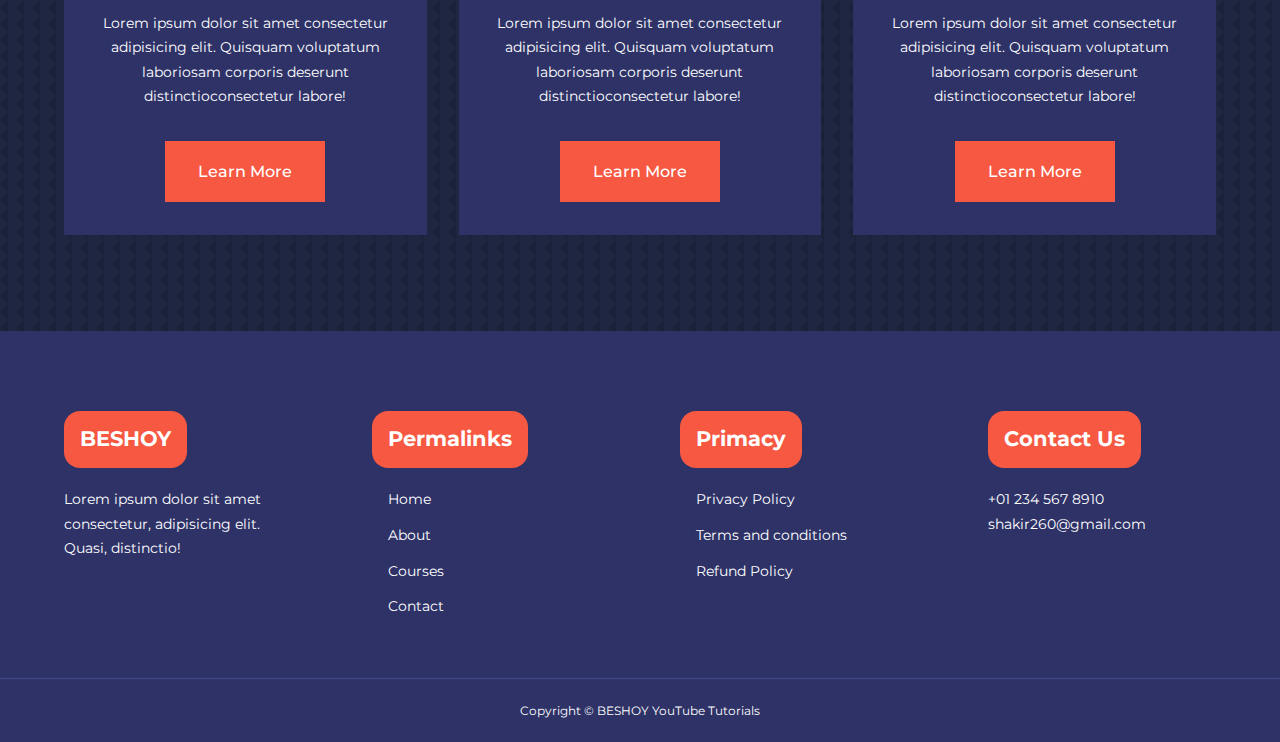
<file: courses.html>
<!DOCTYPE html>
<html lang="en">

<head>
    <meta charset="UTF-8">
    <meta http-equiv="X-UA-Compatible" content="IE=edge">
    <meta name="viewport" content="width=device-width, initial-scale=1.0">
    <title>Document</title>
    <link rel="stylesheet" href="./css/style.css">
    <!-- fontawesome cdn -->
    <link rel="stylesheet" href="https://cdnjs.cloudflare.com/ajax/libs/font-awesome/6.2.1/css/all.min.css"
        integrity="sha512-MV7K8+y+gLIBoVD59lQIYicR65iaqukzvf/nwasF0nqhPay5w/9lJmVM2hMDcnK1OnMGCdVK+iQrJ7lzPJQd1w=="
        crossorigin="anonymous" referrerpolicy="no-referrer" />
    <!-- font google -->
    <link rel="preconnect" href="https://fonts.googleapis.com">
    <link rel="preconnect" href="https://fonts.gstatic.com" crossorigin>
    <link href="https://fonts.googleapis.com/css2?family=Montserrat:wght@300;400;500;600;700;800;900&display=swap"
        rel="stylesheet">

    <style>
        .courses {
            margin-top: 1rem;
        }
        body{
            background-image: url("./images/bg-texture.png");
        }
    </style>
</head>

<body>
    <!-- ========================== Start NavBar ======================= -->
    <span class="up">^</span>
    <nav>
        <div class="container nav__container">
            <a href="index.html">
                <h4>BESHOY</h4>
            </a>
            <ul class="nav__menu">
                <li><a href="index.html">Home</a></li>
                <li><a href="about.html">About</a></li>
                <li><a href="courses.html">Courses</a></li>
                <li><a href="contact.html">Contact</a></li>
            </ul>
            <button id="open-menu-btn"><i class="fa-solid fa-bars"></i></button>
            <button id="close-menu-btn"><i class="fa-sharp fa-solid fa-xmark"></i></button>
        </div>
    </nav>
    <!-- ========================== End NavBar ======================= -->
    <section class="courses">
        <div class="container courses__container">
            <article class="course">
                <div class="course__image">
                    <img src="./images/course1.jpg" alt="">
                </div>
                <div class="course__info">
                    <h4>Responsive Social Media Website UI Design</h4>
                    <p>Lorem ipsum dolor sit amet consectetur adipisicing elit. Quisquam voluptatum laboriosam corporis
                        deserunt distinctioconsectetur labore!</p>
                    <a href="courses.html" class="btn btn-primary">Learn More</a>
                </div>
            </article>
    
            <article class="course">
                <div class="course__image">
                    <img src="./images/course2.jpg" alt="">
                </div>
                <div class="course__info">
                    <h4>Responsive SmartHome Website Design</h4>
                    <p>Lorem ipsum dolor sit amet consectetur adipisicing elit. Quisquam voluptatum laboriosam corporis
                        deserunt distinctioconsectetur labore!</p>
                    <a href="courses.html" class="btn btn-primary">Learn More</a>
                </div>
            </article>
    
            <article class="course">
                <div class="course__image">
                    <img src="./images/course3.jpg" alt="">
                </div>
                <div class="course__info">
                    <h4>Responsive Admin Dashboard UI Design</h4>
                    <p>Lorem ipsum dolor sit amet consectetur adipisicing elit. Quisquam voluptatum laboriosam corporis
                        deserunt distinctioconsectetur labore!</p>
                    <a href="courses.html" class="btn btn-primary">Learn More</a>
                </div>
            </article>

            <article class="course">
                <div class="course__image">
                    <img src="./images/course4.jpg" alt="">
                </div>
                <div class="course__info">
                    <h4>Responsive Admin Dashboard UI Design</h4>
                    <p>Lorem ipsum dolor sit amet consectetur adipisicing elit. Quisquam voluptatum laboriosam corporis
                        deserunt distinctioconsectetur labore!</p>
                    <a href="courses.html" class="btn btn-primary">Learn More</a>
                </div>
            </article>

            <article class="course">
                <div class="course__image">
                    <img src="./images/course5.jpg" alt="">
                </div>
                <div class="course__info">
                    <h4>Responsive Admin Dashboard UI Design</h4>
                    <p>Lorem ipsum dolor sit amet consectetur adipisicing elit. Quisquam voluptatum laboriosam corporis
                        deserunt distinctioconsectetur labore!</p>
                    <a href="courses.html" class="btn btn-primary">Learn More</a>
                </div>
            </article>

            <article class="course">
                <div class="course__image">
                    <img src="./images/course6.jpg" alt="">
                </div>
                <div class="course__info">
                    <h4>Responsive Admin Dashboard UI Design</h4>
                    <p>Lorem ipsum dolor sit amet consectetur adipisicing elit. Quisquam voluptatum laboriosam corporis
                        deserunt distinctioconsectetur labore!</p>
                    <a href="courses.html" class="btn btn-primary">Learn More</a>
                </div>
            </article>

            <article class="course">
                <div class="course__image">
                    <img src="./images/course7.jpg" alt="">
                </div>
                <div class="course__info">
                    <h4>Responsive Admin Dashboard UI Design</h4>
                    <p>Lorem ipsum dolor sit amet consectetur adipisicing elit. Quisquam voluptatum laboriosam corporis
                        deserunt distinctioconsectetur labore!</p>
                    <a href="courses.html" class="btn btn-primary">Learn More</a>
                </div>
            </article>

            <article class="course">
                <div class="course__image">
                    <img src="./images/course8.jpg" alt="">
                </div>
                <div class="course__info">
                    <h4>Responsive Admin Dashboard UI Design</h4>
                    <p>Lorem ipsum dolor sit amet consectetur adipisicing elit. Quisquam voluptatum laboriosam corporis
                        deserunt distinctioconsectetur labore!</p>
                    <a href="courses.html" class="btn btn-primary">Learn More</a>
                </div>
            </article>

            <article class="course">
                <div class="course__image">
                    <img src="./images/course9.jpg" alt="">
                </div>
                <div class="course__info">
                    <h4>Responsive Admin Dashboard UI Design</h4>
                    <p>Lorem ipsum dolor sit amet consectetur adipisicing elit. Quisquam voluptatum laboriosam corporis
                        deserunt distinctioconsectetur labore!</p>
                    <a href="courses.html" class="btn btn-primary">Learn More</a>
                </div>
            </article>

            <article class="course">
                <div class="course__image">
                    <img src="./images/course10.jpg" alt="">
                </div>
                <div class="course__info">
                    <h4>Responsive Admin Dashboard UI Design</h4>
                    <p>Lorem ipsum dolor sit amet consectetur adipisicing elit. Quisquam voluptatum laboriosam corporis
                        deserunt distinctioconsectetur labore!</p>
                    <a href="courses.html" class="btn btn-primary">Learn More</a>
                </div>
            </article>

            <article class="course">
                <div class="course__image">
                    <img src="./images/course11.jpg" alt="">
                </div>
                <div class="course__info">
                    <h4>Responsive Admin Dashboard UI Design</h4>
                    <p>Lorem ipsum dolor sit amet consectetur adipisicing elit. Quisquam voluptatum laboriosam corporis
                        deserunt distinctioconsectetur labore!</p>
                    <a href="courses.html" class="btn btn-primary">Learn More</a>
                </div>
            </article>

            <article class="course">
                <div class="course__image">
                    <img src="./images/course12.jpg" alt="">
                </div>
                <div class="course__info">
                    <h4>Responsive Admin Dashboard UI Design</h4>
                    <p>Lorem ipsum dolor sit amet consectetur adipisicing elit. Quisquam voluptatum laboriosam corporis
                        deserunt distinctioconsectetur labore!</p>
                    <a href="courses.html" class="btn btn-primary">Learn More</a>
                </div>
            </article>

            <article class="course">
                <div class="course__image">
                    <img src="./images/course13.jpg" alt="">
                </div>
                <div class="course__info">
                    <h4>Responsive Admin Dashboard UI Design</h4>
                    <p>Lorem ipsum dolor sit amet consectetur adipisicing elit. Quisquam voluptatum laboriosam corporis
                        deserunt distinctioconsectetur labore!</p>
                    <a href="courses.html" class="btn btn-primary">Learn More</a>
                </div>
            </article>

            <article class="course">
                <div class="course__image">
                    <img src="./images/course14.jpg" alt="">
                </div>
                <div class="course__info">
                    <h4>Responsive Admin Dashboard UI Design</h4>
                    <p>Lorem ipsum dolor sit amet consectetur adipisicing elit. Quisquam voluptatum laboriosam corporis
                        deserunt distinctioconsectetur labore!</p>
                    <a href="courses.html" class="btn btn-primary">Learn More</a>
                </div>
            </article>

            <article class="course">
                <div class="course__image">
                    <img src="./images/course15.jpg" alt="">
                </div>
                <div class="course__info">
                    <h4>Responsive Admin Dashboard UI Design</h4>
                    <p>Lorem ipsum dolor sit amet consectetur adipisicing elit. Quisquam voluptatum laboriosam corporis
                        deserunt distinctioconsectetur labore!</p>
                    <a href="courses.html" class="btn btn-primary">Learn More</a>
                </div>
            </article>

            <article class="course">
                <div class="course__image">
                    <img src="./images/course16.jpg" alt="">
                </div>
                <div class="course__info">
                    <h4>Responsive Admin Dashboard UI Design</h4>
                    <p>Lorem ipsum dolor sit amet consectetur adipisicing elit. Quisquam voluptatum laboriosam corporis
                        deserunt distinctioconsectetur labore!</p>
                    <a href="courses.html" class="btn btn-primary">Learn More</a>
                </div>
            </article>

            <article class="course">
                <div class="course__image">
                    <img src="./images/course17.jpg" alt="">
                </div>
                <div class="course__info">
                    <h4>Responsive Admin Dashboard UI Design</h4>
                    <p>Lorem ipsum dolor sit amet consectetur adipisicing elit. Quisquam voluptatum laboriosam corporis
                        deserunt distinctioconsectetur labore!</p>
                    <a href="courses.html" class="btn btn-primary">Learn More</a>
                </div>
            </article>

            <article class="course">
                <div class="course__image">
                    <img src="./images/course18.jpg" alt="">
                </div>
                <div class="course__info">
                    <h4>Responsive Admin Dashboard UI Design</h4>
                    <p>Lorem ipsum dolor sit amet consectetur adipisicing elit. Quisquam voluptatum laboriosam corporis
                        deserunt distinctioconsectetur labore!</p>
                    <a href="courses.html" class="btn btn-primary">Learn More</a>
                </div>
            </article>
        </div>
    </section>
    <!-- ========================== End Courses ======================= -->




    <footer class="footer">
        <div class="container footer__container">
            <div class="footer__1">
                <a href="index.html" class="footer__logo">
                    <h4>BESHOY</h4>
                </a>
                <p>Lorem ipsum dolor sit amet consectetur, adipisicing elit. Quasi, distinctio!</p>
            </div>
    
            <div class="footer__2">
                <h4>Permalinks</h4>
                <ul class="permalonks">
                    <li><a href="index.html">Home</a></li>
                    <li><a href="about.html">About</a></li>
                    <li><a href="courses.html">Courses</a></li>
                    <li><a href="contact.html">Contact</a></li>
                </ul>
            </div>
    
            <div class="footer__3">
                <h4>Primacy</h4>
                <ul class="privacy">
                    <li><a href="#">Privacy Policy</a></li>
                    <li><a href="#">Terms and conditions</a></li>
                    <li><a href="#">Refund Policy</a></li>
                </ul>
            </div>
    
            <div class="footer__4">
                <h4>Contact Us</h4>
                <div>
                    <p>+01 234 567 8910</p>
                    <p>shakir260@gmail.com</p>
                </div>
                <ul class="footer__socials">
                    <li><a href="#"><i class="fa-brands fa-facebook-f"></i></a></li>
                    <li><a href="#"><i class="fa-brands fa-instagram"></i></a></li>
                    <li><a href="#"><i class="fa-brands fa-twitter"></i></a></li>
                    <li><a href="#"><i class="fa-brands fa-linkedin"></i></a></li>
                </ul>
            </div>
    
        </div>
        <div class="footer__copyright">
            <small>Copyright &copy; BESHOY YouTube Tutorials</small>
        </div>
    </footer>
    <!-- ========================== End footer ======================= -->
    <script src="main.js"></script>
    </body>
    
    </html>
</file>
<file: css/style.css>
* {
    margin: 0;
    padding: 0;
    border: 0;
    outline: 0;
    text-decoration: none;
    list-style: none;
    box-sizing: border-box;
}
:root {
    --color-primary:#6c63ff;
    --color-success:#00bf8e;
    --color-warning:#f7c96b;
    --color-danger:#f75842;
    --color-danger-variant:rgba(247,88,66,0.4);
    --color-white:#fff;
    --color-light:rgba(255,255,255,0.7);
    --color-black:#000;
    --color-bg:#1f2641;
    --color-bg1:#2e3267;
    --color-bg2:#424890;

    --container-width-lg:90%;
    --container-width-md:92%;
    --container-width-sm:94%;

    --transition:all 400ms ease;
}
body {
    font-family: 'Montserrat', sans-serif;
    line-height: 1.7;
    color: var(--color-white);
    background: var(--color-bg);
}
.container {
    width: var(--container-width-lg);
    margin: 0 auto;
}
section {
    padding: 6rem 0;
}
section h2 {
    text-align: center;
    margin-bottom: 4rem;
}
h1,h2,h3,h4,h5 {
    line-height: 1.2;
}
h1 {
    font-size: 2.4rem;
}
h2 {
    font-size: 2rem;
}
h3 {
    font-size: 1.6rem;
}
h4 {
    font-size: 1.3rem;
}
a {
    color: var(--color-white);
}
img {
    width: 100%;
    display: block;
    object-fit: cover;
}
.btn {
    display: inline-block;
    background: var(--color-white);
    color:var(--color-black);
    padding: 1rem 2rem;
    border: 1px solid transparent;
    font-weight: 500;
    transition: var(--transition);
}
.btn:hover {
    background: transparent;
    color: var(--color-white);
    border-color: var(--color-white);
}
.btn-primary {
    background: var(--color-danger);
    color: var(--color-white);
}
/* =========== btn up============= */
.up {
    background-color: var(--color-danger);
    text-align: center;
    padding:0 .7rem;
    font-size: 25px;
    font-weight: bold;
    position: fixed;
    bottom: 2rem;
    right: 1rem;
    border-radius: .5rem;
    z-index: 12;
    display: none;
    cursor: pointer;
}
/* ================== NAVBAR =================== */
nav {
    background: transparent;
    width: 100vw;
    height: 4rem;
    position: fixed;
    top: 0;
    z-index: 11;
}

/* Change navbar styles on scroll using javascript */
.window-scroll {
    background: var(--color-primary);
    box-shadow:0 1rem 2rem rgba(0, 0, 0, 0.2) ;
}

.nav__container {
    height: 100%;
    display: flex;
    justify-content: space-between;
    align-items: center;
}

nav button {
    display: none;
    margin-right: 2rem;
}

.nav__menu {
    display: flex;
    align-items: center;
    gap: 4rem;
}

.nav__menu a {
    font-size: 0.9rem;
    transition:var(--transition);
}

.nav__menu a:hover {
    color: var(--color-bg2);
}
/* ================== HEADER =================== */
header {
    position: relative;
    top: 5rem;
    overflow: hidden;
    height: 70vh;
    margin-bottom: 5rem;
}

.header__container {
    display: grid;
    grid-template-columns:1fr 1fr ;
    align-items: center;
    gap:5rem ;
    height: 100%;
}

.header__left p {
    margin: 1rem 0 2.4rem;
}
/* ================== CATEGORIES =================== */
.categories {
    background: var(--color-bg1);
    height: 32rem;
}

.categories h1 {
    line-height: 1;
    margin-bottom: 3rem;
}

.categories__container {
    display: grid;
    grid-template-columns:40% 60%;
}

.categories__left {
    margin-right: 4rem;
}

.categories__left p {
    margin: 1rem 0 3rem;
}

.categories__right {
    display: grid;
    grid-template-columns: repeat(3,1fr);
    gap: 1.2rem;
}

.category {
    background: var(--color-bg2);
    padding: 2rem;
    border-radius: 2rem;
    transition: var(--transition);
}

.category:hover {
    box-shadow: 0 3rem 3rem rgba(0, 0, 0, 0.3);
    z-index: 1;
}

.category:nth-child(2) .category__icon {
    background: var(--color-danger);
}

.category:nth-child(3) .category__icon {
    background: var(--color-success);
}

.category:nth-child(4) .category__icon {
    background: var(--color-warning);
}

.category:nth-child(5) .category__icon {
    background: var(--color-success);
}

.category__icon {
    background:var(--color-primary);
    padding: 0.7rem;
    border-radius: 0.9rem;
}

.category h5 {
    margin: 2rem 0 1rem;
}

.category p {
    font-size:0.85rem;
}
/* ================== Courses =================== */
.courses {
    margin-top: 10rem;
}

.courses__container {
    display: grid;
    grid-template-columns: repeat(3,1fr);
    gap: 2rem;
}

.course {
    background: var(--color-bg1);
    text-align: center;
    border: 1px solid transparent;
    transition: var(--transition);
}
.course:hover {
    background:transparent;
    border-color:var(--color-primary) ;
}

.course__info {
    padding: 2rem;
}

.course__info p {
    margin: 1.2em 0 2rem ;
    font-size: 0.9rem;
}
/* ================== Faqs =================== */
.faqs {
    background: var(--color-bg1);
    box-shadow:inset 0 0 3rem rgba(0, 0, 0, 0.5) ;
}

.faqs__container {
    display: grid;
    grid-template-columns: 1fr 1fr;
    gap: 1rem;
}

.faq {
    padding: 2rem;
    display: flex;
    align-items: center;
    gap: 1.4rem;
    background: var(--color-primary);
    height: fit-content;
    cursor: pointer;
}

.faq h4 {
    font-size: 1rem;
    line-height: 2.2;
}

.faq__icon {
    align-self:flex-start ;
    font-size: 1.2rem;
}

.faq p {
    margin-top:0.8rem ;
    display: none;
}

/* used to javascript with open p */
.faq.open p{
    display: block;
}
/* ================== Testimonials =================== */
.testimonials__container {
    overflow-x: hidden;
    position: relative;
    margin-bottom: 5rem;
}

.testimonial {
    padding-top: 2rem;
}

.avatar {
    width: 6rem;
    height: 6rem;
    border-radius: 50%;
    overflow: hidden;
    margin: 0 auto 1rem;
    border: 1rem solid var(--color-bg1);
}

.testimonial__info {
    text-align: center;
}

.testimonial__body {
    background: var(--color-primary);
    padding: 2rem;
    margin-top: 3rem;
    position: relative;
}

.testimonial__body::before {
    content: '';
    display: block;
    background: linear-gradient(135deg,transparent,var(--color-primary),var(--color-primary),var(--color-primary));
    height: 3rem;
    width: 3rem;
    position: absolute;
    left: 50%;
    top: -1.5rem;
    transform: translate(-50%,-50%);
    transform: rotate(45deg);
}
/* ================== footer =================== */
footer {
    background: var(--color-bg1);
    padding-top: 5rem;
    font-size:0.9rem ;
}

.footer__container {
    display: grid;
    grid-template-columns: repeat(4,1fr);
    gap: 5rem;
}

.footer__container > div h4 {
    background-color: var(--color-danger);
    display: inline-block;
    padding: 1rem;
    border-radius: 1rem;
    margin-bottom: 1.2rem;
}

.footer__1 p {
    margin:0 0 2rem ;
}

footer ul li {
    margin-bottom:0.7rem;
    margin-left: 1rem;
}

footer ul li a:hover {
    text-decoration: underline;
}

.footer__socials {
    display: flex;
    gap: 1rem;
    font-size: 1.2rem;
    margin-top: 2rem;
}

.footer__copyright {
    text-align: center;
    margin-top: 3rem;
    padding: 1.2rem 0;
    border-top: 1px solid var(--color-bg2);
}

/* ==============================Media Queries (Tablets)============================= */
@media screen and (max-width:1024px) {
    .container {
        width: var(--container-width-md);
    }
    h1 {
        font-size: 2.2rem;
    }
    h2 {
        font-size: 1.7rem;
    }
    h3 {
        font-size: 1.4rem;
    }
    h4 {
        font-size: 1.2rem;
    }
    /* ============navbar============== */
    nav button {
        display: inline-block;
        background: transparent;
        font-size: 1.8rem;
        color: var(--color-white);
        cursor: pointer;
    }
    nav button#close-menu-btn {
        display: none;
    }
    .nav__menu {
        position: fixed;
        top: 5rem;
        right: 5%;
        height: fit-content;
        width: 18rem;
        flex-direction: column;
        gap: 0;
        display: none;
    }
    .nav__menu li {
        width: 100%;
        height: 5.8rem;
        animation: animateNavItem 400ms linear forwards;
        transform-origin: top right;
        opacity: 0;
    }
    .nav__menu li:nth-child(2) {
        animation-delay: 200ms;
    }
    .nav__menu li:nth-child(3) {
        animation-delay: 400ms;
    }
    .nav__menu li:nth-child(4) {
        animation-delay: 600ms;
    }
    @keyframes animateNavItem {
        0% {
            transform: rotateZ(-90deg)rotateX(90deg) scale(0.1);
        }
        100% {
            transform: rotate(0)rotateX(0) scale(1);
            opacity: 1;
        }
    }
    .nav__menu li a {
        background: var(--color-primary);
        box-shadow: -4rem 6rem 10rem rgba(0, 0, 0, 0.6);
        width: 100%;
        height: 100%;
        display: grid;
        place-items: center;
    }
    .nav__menu li a:hover {
        background: var(--color-bg2);
        color: var(--color-white);
    }
    /* ======================Header========== */
    header {
        height: 120vh;
        margin-bottom: 4rem;
    }
    .header__container {
        gap: 0;
        padding-bottom: 3rem;
    }
        /* ======================Category========== */
    .categories {
        height: auto;
    }
    .categories__container {
        grid-template-columns: 1fr;
        gap: 3rem;
    }
    .categories__left {
        margin-right: 0;
    }
    /* ======================course========== */
    .courses {
        margin-top: 0;
    }
    .courses__container {
        grid-template-columns: 1fr 1fr;
    }
    /* ======================Faqs========== */
    .faqs__container {
        grid-template-columns: 1fr;
    }
    .faq {
        padding: 1.5rem;
    }
    /* ======================Footer========== */
    .footer__container {
        grid-template-columns: 1fr 1fr;
    }
}
/* ==============================Media Queries (PHONES)============================= */
@media screen and (max-width:600px) {
    .container {
        width: var(--container-width-sm);
    }
    /* ============ navbar ========= */
    .nav__menu {
        right: 5%;
    }
    /* ============ header ========= */
    .header {
        height: 100vh;
    }
    .header__container {
        grid-template-columns: 1fr;
        text-align: center;
        gap: 0.7rem;
        margin-top: 2rem;
    }
    .header__left p {
        margin-bottom: 1.3rem;
    }
    /* ============ Categories ========= */
    .categories {
        margin-top: 7rem;
    }
    .categories__right {
        grid-template-columns: 1fr 1fr;
        gap: 0.7rem;
    }
    .category {
        padding: 1rem;
        border-radius: 1rem;
    }
    .category__icon {
        margin-top: 4px;
        display: inline-block;
    }
    /* ============ Courses ========= */
    .courses {
        margin-top: 0;
    }
    .courses__container {
        grid-template-columns: 1fr;
    }
    /* ============ footer ========= */
    .footer__container {
        grid-template-columns: 1fr;
        text-align: center;
    }
    .footer__socials {
        justify-content: center;
    }
    .footer__container {
        gap: 1rem;
    }
    .footer__copyright {
        margin-top: 1rem;
    }
    footer {
        padding-top: 3rem;
    }
    footer ul li {
        margin-left: 0rem;
    }
}
</file>
<file: css/about.css>
/* ========================== Achievements ========================= */
.about__achievements {
    margin-top: 3rem;
}

.about__achievements-container {
    display: grid;
    grid-template-columns: 38% 56%;
    gap: 5rem;
}

.about__achievements-rights>p {
    margin: 1.6rem 0 2.5rem;
}

.achievements__cards {
    display: grid;
    grid-template-columns: repeat(3,1fr);
    gap: 1.5rem;
}

.achievement__card {
    background: var(--color-bg1);
    padding: 1.6rem;
    text-align: center;
    border-radius:1rem ;
    transition: var(--transition);
}

.achievement__card:hover {
    background: var(--color-bg2);
    box-shadow:0 3rem 3rem rgba(0, 0, 0, 0.3) ;
}

.achievement__icon {
    background: var(--color-danger);
    padding: 0.6rem;
    border-radius: 1rem;
    display: inline-block;
    margin-bottom: 2rem;
    font-size: 2rem;
}

.achievement__card:nth-child(2) .achievement__icon {
    background: var(--color-success);
}

.achievement__card:nth-child(3) .achievement__icon {
    background: var(--color-primary);
}

.achievement__card p {
    margin-top: 1rem;
}
/* ========================== Team ========================= */
.team {
    background: var(--color-bg1);
    box-shadow: inset 0 0 3rem rgba(0, 0, 0, 0.5);
}

.team__container {
    display: grid;
    grid-template-columns: repeat(4,1fr);
    gap: 2rem;
}

.team__member {
    background: var(--color-bg2);
    padding: 2rem;
    border: 1px solid transparent;
    transition: var(--transition);
    position: relative;
    overflow: hidden;
}

.team__member:hover {
    background: transparent;
    border-color: var(--color-primary);
}

.team__member-image img {
    filter:saturate(0) ;
}

.team__member:hover img {
    filter:saturate(1) ;
}

.team__member-info * {
    text-align: center;
    margin-top: 1.4rem;
}

.team__member-info p{
    color: var(--color-light);
}

.team__member-socials {
    position: absolute;
    top: 50%;
    right:-100%;
    transform: translateY(-50%);
    display: flex;
    flex-direction: column;
    background: var(--color-primary);
    border-radius: 1rem 0 0 1rem;
    box-shadow: -2rem 0 2rem  rgba(0, 0, 0, 0.3);
    transition: var(--transition);
}

.team__member:hover .team__member-socials {
    right: 0%;
}

.team__member-socials a {
    padding: 1rem;
}
/* ==============================Media Queries (Tablets)============================= */
@media screen and (max-width:1024px) {
    .about__achievements {
        margin-top: 2rem;
    }
    .about__achievements-container {
        grid-template-columns: 1fr;
        gap: 4rem;
    }
    .about__achievements-left {
        width: 80%;
        margin: 0 auto;
    }
/* ======================= Team =================== */
    .team__container {
        grid-template-columns: repeat(3,1fr);
        gap: 1.5rem;
    }
    .team__member {
        padding: 1rem;
    }

}

/* ==============================Media Queries (PHONES)============================= */
@media screen and (max-width:600px) {
    .achievements__cards {
        grid-template-columns: repeat(2, 1fr);
        gap: 0,7rem;
    }
    /* ======================= Team =================== */
    .team__container {
        grid-template-columns: repeat(2, 1fr);
        gap: 0.7rem;
    }
    .team__member {
        padding: 0rem;
    }
    .team__member p {
        margin-bottom: 1.5rem;
    }

}
</file>
<file: css/contact.css>
.contact__container {
    background-color: var(--color-bg1);
    padding: 4rem;
    display: grid;
    grid-template-columns:40% 60%;
    gap: 4rem;
    height: 30rem;
    margin: 7rem auto;
    border-radius: 1rem;
}

.contact__aside {
    background-color: var(--color-primary);
    padding:3rem ;
    border-radius: 1rem;
    position: relative;
    bottom: 10rem;
}

.aside__image {
    width: 12rem;
    margin-bottom: 2rem;
}

.contact__aside h2 {
    text-align: left;
    margin-bottom: 2rem;
}

.contact__aside p {
    font-size: 0.9rem;
    margin-bottom: 2rem;
}

.contact__details li {
    display: flex;
    gap: 1rem;
    align-items: center;
    margin-bottom: 1rem;
}

.contact__socials {
    display: flex;
    gap: 0.8rem;
    margin-top: 3rem;
}

.contact__socials a {
    background: var(--color-bg2);
    padding: .5rem;
    border-radius: 50%;
    font-size: 1rem;
    transition: var(--transition);
}

.contact__socials a:hover {
    background: transparent;
}

.contact__form {
    display: flex;
    flex-direction: column;
    gap: 1.2rem;
    margin-right: 4rem;
}

.form__name {
    display: flex;
    gap: 1.2rem;
}

.form__name input[type='text']{
    width: 50%;
}

input,textarea {
    width: 100%;
    padding: 1rem;
    background: var(--color-bg);
    color: var(--color-white);
}

.contact__form .btn {
    width: max-content;
    cursor: pointer;
    margin-top: 1rem;
}

/* ==============================Media Queries (Tablets)============================= */
@media screen and (max-width:1024px) {
    .contact {
        padding: 0;
    }
    .contact__container {
        gap: 1.5rem;
        margin-top: 6rem;
        height: auto;
        padding: 1.5rem;
    }
    .contact__aside {
        width: auto;
        padding: 1.5rem;
        bottom: 0;
    }
    .contact__form {
        align-self: center;
        margin-right: 1.5rem;
    }
}

/* ==============================Media Queries (PHONES)============================= */
@media screen and (max-width:600px) {
    .contact__container {
        display: grid;
        grid-template-columns: 1fr;
        gap: 3rem;
        padding: 0;
    }
    .contact__form {
        margin:0 1.5rem 3rem;
    }
    .form__name {
        flex-direction: column;
    }
    .form__name input[type='text']{
        width: 100%;
    }
}
</file>
